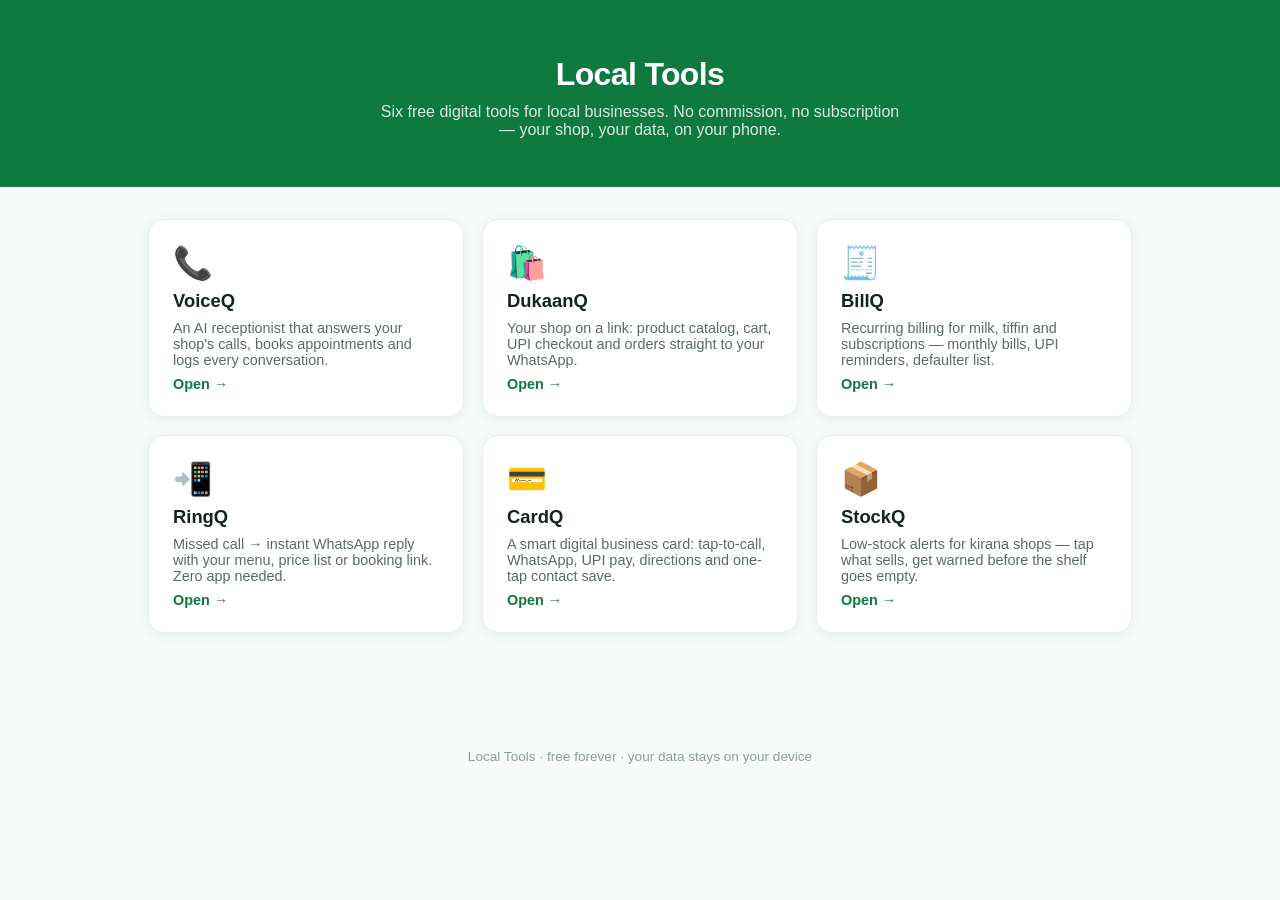
<file: index.html>
<!DOCTYPE html>
<html lang="en">
<head>
<meta charset="UTF-8">
<meta name="viewport" content="width=device-width, initial-scale=1.0">
<title>Local Tools — free digital tools for local businesses</title>
<style>
  * { margin:0; padding:0; box-sizing:border-box; }
  body { font-family:-apple-system,BlinkMacSystemFont,"Segoe UI",Roboto,sans-serif; background:#f7faf8; color:#14231b; }
  header { background:#0E7A3E; color:#fff; padding:56px 24px 48px; text-align:center; }
  header h1 { font-size:2rem; letter-spacing:-.02em; }
  header p { margin-top:10px; opacity:.85; max-width:520px; margin-left:auto; margin-right:auto; }
  .grid { display:grid; grid-template-columns:repeat(auto-fill,minmax(280px,1fr)); gap:18px; max-width:1024px; margin:32px auto; padding:0 20px 60px; }
  .card { background:#fff; border-radius:16px; padding:24px; text-decoration:none; color:inherit; box-shadow:0 2px 12px rgba(14,122,62,.08); border:1px solid #e6efe9; transition:transform .15s, box-shadow .15s; display:flex; flex-direction:column; gap:8px; }
  .card:hover { transform:translateY(-3px); box-shadow:0 8px 24px rgba(14,122,62,.14); }
  .card .icon { font-size:2rem; }
  .card h2 { font-size:1.15rem; }
  .card p { font-size:.9rem; color:#5a6b60; flex:1; }
  .card .go { color:#0E7A3E; font-weight:600; font-size:.9rem; }
  footer { text-align:center; padding:24px; color:#8aa096; font-size:.85rem; }
</style>
</head>
<body>
<header>
  <h1>Local Tools</h1>
  <p>Six free digital tools for local businesses. No commission, no subscription — your shop, your data, on your phone.</p>
</header>
<div class="grid">
  <a class="card" href="voice/">
    <div class="icon">📞</div>
    <h2>VoiceQ</h2>
    <p>An AI receptionist that answers your shop's calls, books appointments and logs every conversation.</p>
    <span class="go">Open →</span>
  </a>
  <a class="card" href="dukaan/">
    <div class="icon">🛍️</div>
    <h2>DukaanQ</h2>
    <p>Your shop on a link: product catalog, cart, UPI checkout and orders straight to your WhatsApp.</p>
    <span class="go">Open →</span>
  </a>
  <a class="card" href="bill/">
    <div class="icon">🧾</div>
    <h2>BillQ</h2>
    <p>Recurring billing for milk, tiffin and subscriptions — monthly bills, UPI reminders, defaulter list.</p>
    <span class="go">Open →</span>
  </a>
  <a class="card" href="ring/">
    <div class="icon">📲</div>
    <h2>RingQ</h2>
    <p>Missed call → instant WhatsApp reply with your menu, price list or booking link. Zero app needed.</p>
    <span class="go">Open →</span>
  </a>
  <a class="card" href="card/">
    <div class="icon">💳</div>
    <h2>CardQ</h2>
    <p>A smart digital business card: tap-to-call, WhatsApp, UPI pay, directions and one-tap contact save.</p>
    <span class="go">Open →</span>
  </a>
  <a class="card" href="stock/">
    <div class="icon">📦</div>
    <h2>StockQ</h2>
    <p>Low-stock alerts for kirana shops — tap what sells, get warned before the shelf goes empty.</p>
    <span class="go">Open →</span>
  </a>
</div>
<footer>Local Tools · free forever · your data stays on your device</footer>
</body>
</html>
</file>
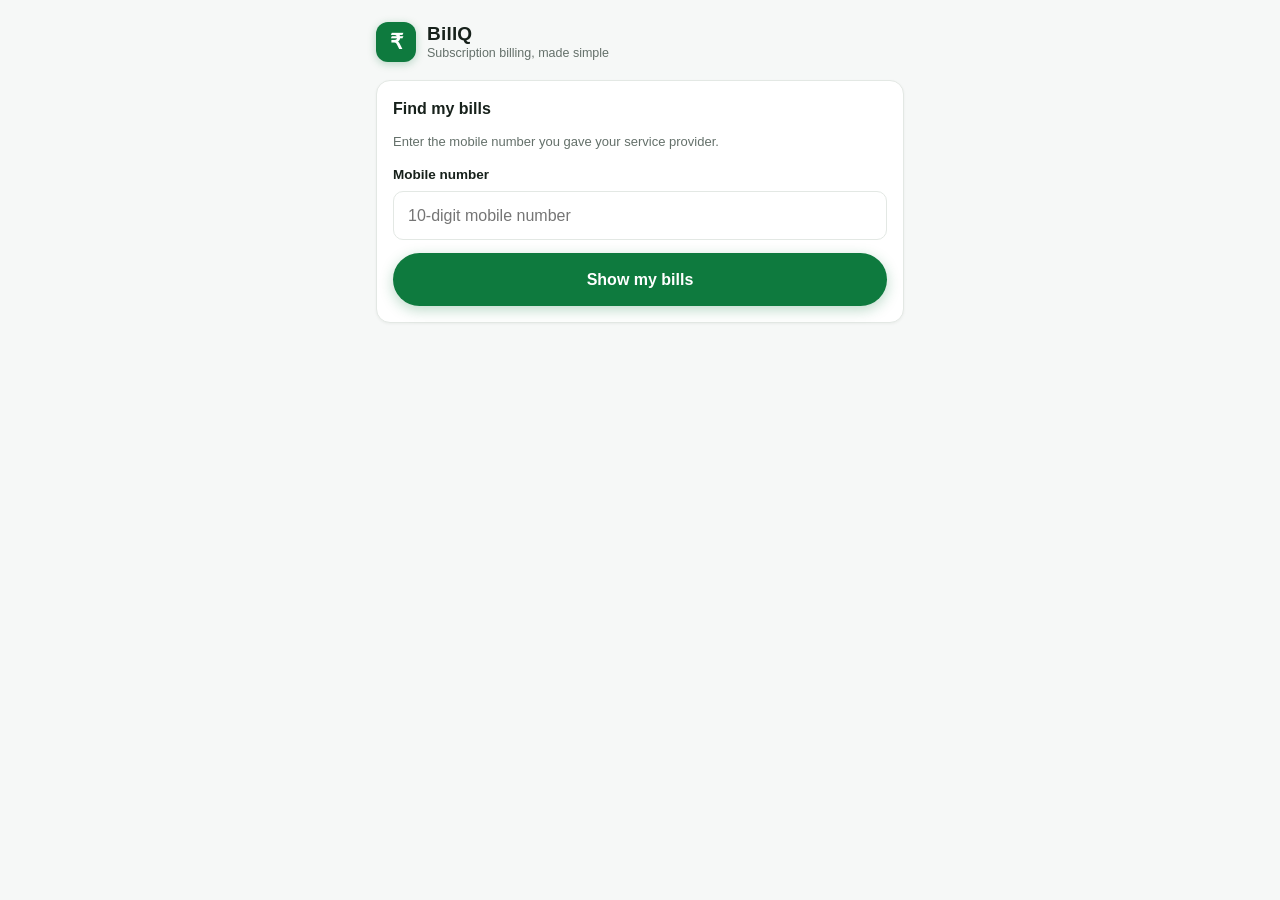
<file: bill/index.html>
<!DOCTYPE html>
<html lang="en">
<head>
  <meta charset="UTF-8" />
  <meta name="viewport" content="width=device-width, initial-scale=1.0, viewport-fit=cover" />
  <title>BillQ — Your bill</title>
  <link rel="stylesheet" href="theme.css" />
</head>
<body>
<div class="wrap">

  <header class="brand">
    <span class="brandmark">₹</span>
    <span class="brandtext"><strong>BillQ</strong><small>Subscription billing, made simple</small></span>
  </header>

  <!-- ============ BILL VIEW ============ -->
  <div id="view-bill" hidden>
    <div class="card">
      <div class="billhero">
        <div class="biz" id="bBiz">—</div>
        <div class="month" id="bMonth">—</div>
        <div class="amount"><span class="cur">₹</span><span id="bAmount">0</span></div>
        <div><span class="st unpaid" id="bStatus">Unpaid</span></div>
      </div>
      <div class="divider"></div>
      <div class="kv"><span class="k">Customer</span><span class="v" id="bCustomer">—</span></div>
      <div class="kv"><span class="k">Plan</span><span class="v" id="bPlan">—</span></div>
      <div class="kv"><span class="k">Bill ID</span><span class="v mono" id="bId">—</span></div>
      <div class="kv"><span class="k">Due date</span><span class="v" id="bDue">—</span></div>
      <div class="kv" id="rowPaid" hidden><span class="k">Paid on</span><span class="v" id="bPaidOn">—</span></div>
    </div>
    <div id="payBlock">
      <a class="btn primary" id="btnPay" href="#">Pay ₹<span id="payAmt">0</span> via UPI</a>
      <p class="muted small" style="text-align:center;margin-top:10px">
        Opens your UPI app (GPay, PhonePe, Paytm) with the amount filled in.
      </p>
    </div>
    <div class="card" id="noUpi" hidden>
      <p class="muted small" style="margin:0">The owner hasn't set up UPI payments yet. Please pay in cash or ask them for their UPI ID.</p>
    </div>
    <div class="card" id="paidNote" hidden>
      <p style="margin:0;text-align:center;font-weight:700;color:var(--ok)">✓ This bill is paid. Thank you!</p>
    </div>
  </div>

  <!-- ============ LOOKUP VIEW (no bill param) ============ -->
  <div id="view-lookup" hidden>
    <div class="card">
      <h3>Find my bills</h3>
      <p class="muted small">Enter the mobile number you gave your service provider.</p>
      <div class="field">
        <label for="inPhone">Mobile number</label>
        <input id="inPhone" inputmode="numeric" placeholder="10-digit mobile number" maxlength="13" />
      </div>
      <button class="btn primary" id="btnLookup">Show my bills</button>
    </div>
    <div id="lookupResults"></div>
  </div>

  <!-- ============ NOT FOUND ============ -->
  <div id="view-missing" hidden>
    <div class="card">
      <h3>Bill not found</h3>
      <p class="muted small">This bill link doesn't match any bill on this device. Bills live on the owner's device — ask them to resend your link.</p>
      <a class="linklike" href="index.html">Look up by mobile number →</a>
    </div>
  </div>

</div>
<script src="app.js"></script>
</body>
</html>
</file>
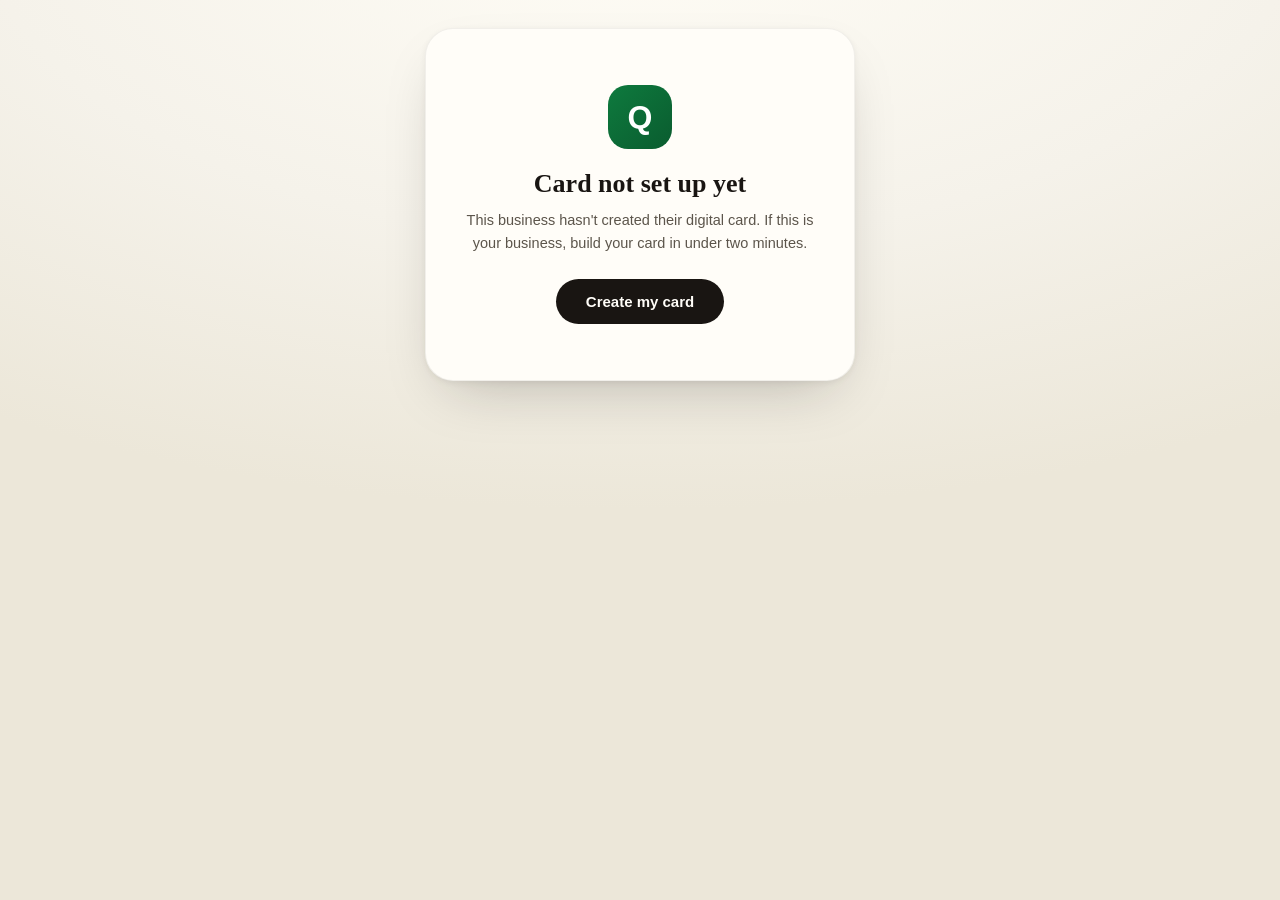
<file: card/index.html>
<!DOCTYPE html>
<html lang="en">
<head>
  <meta charset="UTF-8" />
  <meta name="viewport" content="width=device-width, initial-scale=1.0, viewport-fit=cover" />
  <meta name="theme-color" content="#f5f2ea" />
  <title>CardQ — Digital Business Card</title>
  <link rel="stylesheet" href="theme.css" />
</head>
<body>
  <main class="page narrow" id="page">
    <div id="cardMount" style="width:100%;display:flex;justify-content:center"></div>
  </main>
  <script type="module" src="app.js"></script>
</body>
</html>
</file>
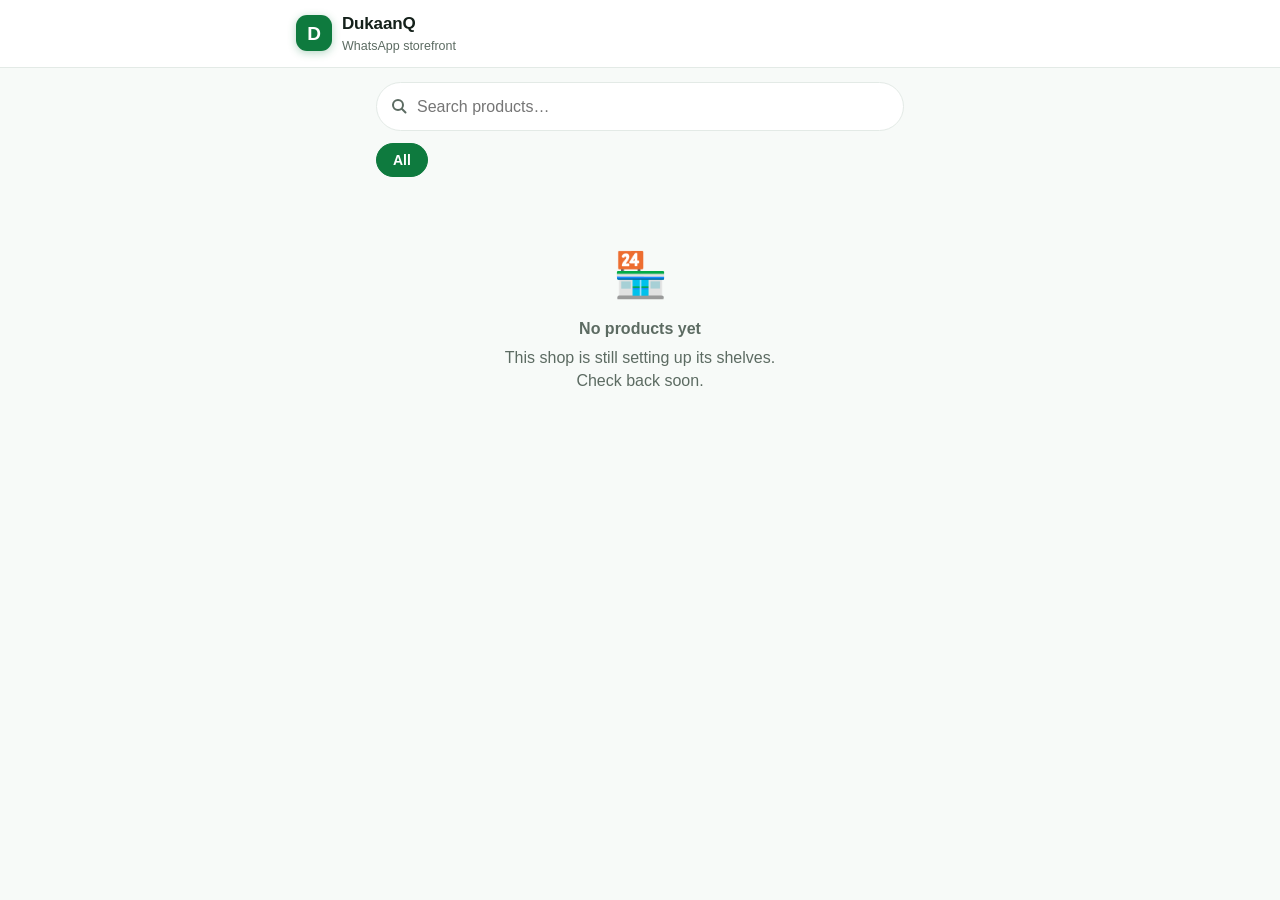
<file: dukaan/index.html>
<!DOCTYPE html>
<html lang="en">
<head>
  <meta charset="UTF-8" />
  <meta name="viewport" content="width=device-width, initial-scale=1.0, viewport-fit=cover" />
  <title>DukaanQ — WhatsApp storefront</title>
  <link rel="stylesheet" href="theme.css" />
</head>
<body>
  <header class="top">
    <div class="in">
      <div class="brand">
        <span class="brandmark">D</span>
        <span class="brandtext"><strong id="shopName">DukaanQ</strong><small id="shopSub">WhatsApp storefront</small></span>
      </div>
      <div class="topactions">
        <button class="btn ghost small" id="btnCartTop" hidden>🛒 <span id="cartCountTop">0</span></button>
      </div>
    </div>
  </header>

  <div class="wrap">
    <div class="searchbar"><input id="inSearch" type="search" placeholder="Search products…" aria-label="Search products" /></div>
    <div class="chips" id="catChips"></div>
    <div class="grid" id="grid"></div>
    <div class="empty" id="emptyState" hidden>
      <div class="big">🏪</div>
      <strong>No products yet</strong>
      <p style="margin:6px 0 0">This shop is still setting up its shelves.<br />Check back soon.</p>
    </div>
  </div>

  <button class="fab" id="btnCart" hidden>🛒 Cart <span class="n" id="cartCount">0</span></button>

  <!-- cart + checkout drawer -->
  <div class="scrim" id="scrim" hidden></div>
  <div class="drawer" id="drawer" hidden role="dialog" aria-label="Cart">
    <div class="hd"><strong>Your cart</strong><button class="xbtn" id="btnCloseDrawer" aria-label="Close">✕</button></div>
    <div class="bd">
      <div id="cartItems"></div>
      <div class="totrow"><span>Total</span><span class="t" id="cartTotal">₹0</span></div>
      <div class="secttl">Delivery details</div>
      <div class="field" data-f="name"><label for="inName">Your name</label><input id="inName" autocomplete="name" placeholder="Full name" /></div>
      <div class="field" data-f="phone"><label for="inPhone">Phone</label><input id="inPhone" inputmode="tel" autocomplete="tel" placeholder="10-digit mobile number" /></div>
      <div class="field" data-f="address"><label for="inAddr">Delivery address</label><textarea id="inAddr" placeholder="House no, street, area, landmark"></textarea></div>
      <button class="btn primary" id="btnPlace">Place order</button>
      <p class="meta" style="margin-top:10px">Pay on UPI after placing the order, then send it on WhatsApp so the shop can confirm.</p>
    </div>
  </div>

  <!-- order confirmation -->
  <div class="drawer" id="doneSheet" hidden role="dialog" aria-label="Order placed">
    <div class="hd"><strong>Order placed</strong><button class="xbtn" id="btnCloseDone" aria-label="Close">✕</button></div>
    <div class="bd">
      <div class="donehero">
        <div class="tick">✅</div>
        <h2>Thanks, <span id="doneName">friend</span>!</h2>
        <p>Your order <strong id="doneId"></strong> is with the shop.<br />Complete these two steps:</p>
      </div>
      <div class="ordbox" id="doneBox"></div>
      <div class="paystack">
        <a class="btn primary" id="btnPay" href="#">💳 Pay now on UPI</a>
        <a class="btn wa" id="btnWA" href="#" target="_blank" rel="noopener">💬 Send order on WhatsApp</a>
        <button class="btn ghost" id="btnShopMore">Continue shopping</button>
      </div>
    </div>
  </div>

  <div class="toast" id="toast"></div>
  <script src="app.js"></script>
</body>
</html>
</file>
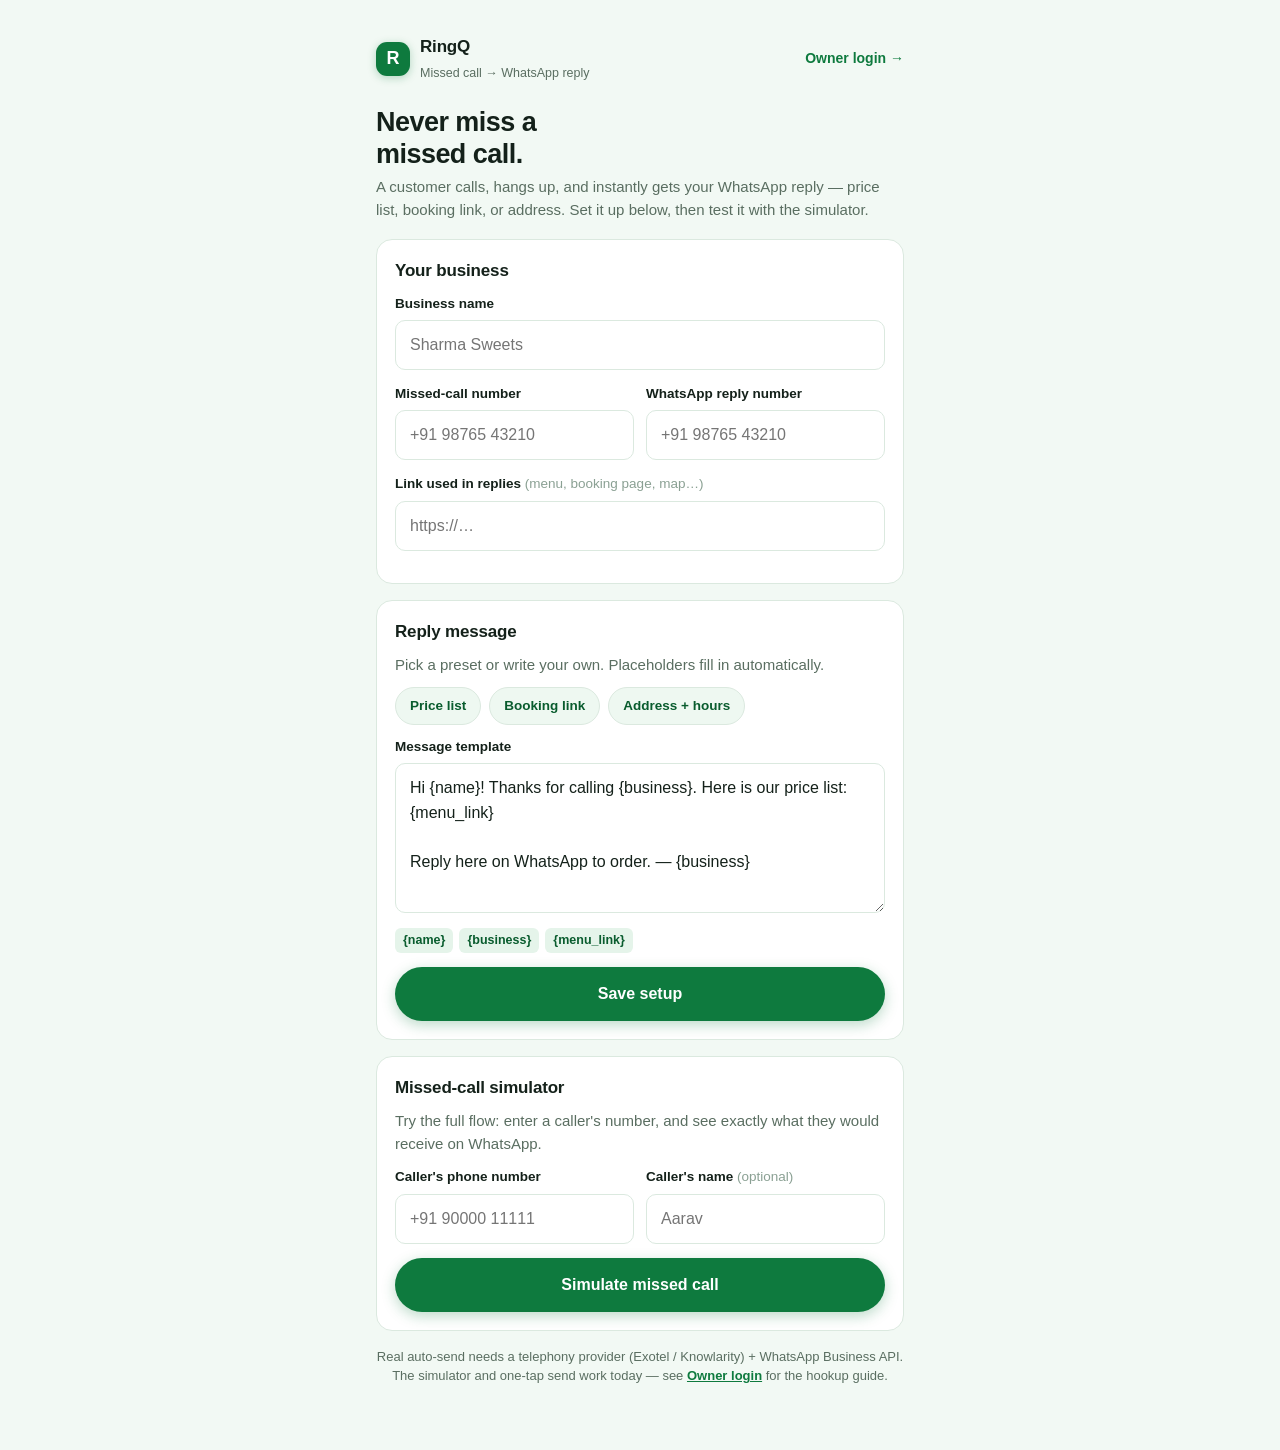
<file: ring/index.html>
<!DOCTYPE html>
<html lang="en">
<head>
  <meta charset="UTF-8" />
  <meta name="viewport" content="width=device-width, initial-scale=1.0, viewport-fit=cover" />
  <title>RingQ — missed-call → WhatsApp</title>
  <link rel="stylesheet" href="theme.css" />
</head>
<body>
  <div class="wrap">
    <header class="top">
      <div class="brand">
        <span class="brandmark">R</span>
        <span class="brandtext"><strong>RingQ</strong><small>Missed call → WhatsApp reply</small></span>
      </div>
      <a class="toplink" href="admin.html">Owner login →</a>
    </header>

    <h1 class="page">Never miss a<br />missed call.</h1>
    <p class="sub">A customer calls, hangs up, and instantly gets your WhatsApp reply —
      price list, booking link, or address. Set it up below, then test it with the simulator.</p>

    <!-- ============ 1. BUSINESS CONFIG ============ -->
    <section class="card" id="sec-config">
      <h2 class="sec">Your business</h2>
      <div class="field" data-f="business">
        <label for="inBusiness">Business name</label>
        <input id="inBusiness" type="text" placeholder="Sharma Sweets" autocomplete="organization" />
        <div class="err">Please enter your business name.</div>
      </div>
      <div class="row2">
        <div class="field" data-f="missed">
          <label for="inMissed">Missed-call number</label>
          <input id="inMissed" type="tel" inputmode="tel" placeholder="+91 98765 43210" />
          <div class="err">Enter the number that receives missed calls.</div>
        </div>
        <div class="field" data-f="wa">
          <label for="inWa">WhatsApp reply number</label>
          <input id="inWa" type="tel" inputmode="tel" placeholder="+91 98765 43210" />
          <div class="err">Enter the WhatsApp number replies go from.</div>
        </div>
      </div>
      <div class="field">
        <label for="inLink">Link used in replies <span style="color:var(--faint);font-weight:400">(menu, booking page, map…)</span></label>
        <input id="inLink" type="url" inputmode="url" placeholder="https://…" />
      </div>
    </section>

    <!-- ============ 2. REPLY TEMPLATE ============ -->
    <section class="card" id="sec-template">
      <h2 class="sec">Reply message</h2>
      <p class="sub" style="margin-bottom:10px">Pick a preset or write your own. Placeholders fill in automatically.</p>
      <div class="presets" id="presets"></div>
      <div class="field">
        <label for="inTemplate">Message template</label>
        <textarea id="inTemplate" rows="5"></textarea>
        <div class="phchips">
          <span class="phchip">{name}</span>
          <span class="phchip">{business}</span>
          <span class="phchip">{menu_link}</span>
        </div>
      </div>
      <button class="btn primary" id="btnSave">Save setup</button>
      <p class="hint" id="saveHint" hidden>Saved on this device. The dashboard reads the same setup.</p>
    </section>

    <!-- ============ 3. MISSED-CALL SIMULATOR ============ -->
    <section class="card" id="sec-sim">
      <h2 class="sec">Missed-call simulator</h2>
      <p class="sub" style="margin-bottom:12px">Try the full flow: enter a caller's number, and see exactly
        what they would receive on WhatsApp.</p>
      <div class="row2">
        <div class="field" data-f="caller">
          <label for="inCaller">Caller's phone number</label>
          <input id="inCaller" type="tel" inputmode="tel" placeholder="+91 90000 11111" />
          <div class="err">Enter a valid phone number (10+ digits).</div>
        </div>
        <div class="field">
          <label for="inCallerName">Caller's name <span style="color:var(--faint);font-weight:400">(optional)</span></label>
          <input id="inCallerName" type="text" placeholder="Aarav" />
        </div>
      </div>
      <button class="btn primary" id="btnSim">Simulate missed call</button>

      <div id="simResult" hidden>
        <div class="wa-preview">
          <div class="wa-label">WHATSAPP · WHAT THE CUSTOMER SEES</div>
          <div class="wa-bubble" id="waBubble"></div>
          <div class="wa-time" id="waTime"></div>
        </div>
        <div style="height:12px"></div>
        <a class="btn wa" id="waLink" href="#" target="_blank" rel="noopener">Open in WhatsApp to send</a>
        <p class="hint">Opens WhatsApp with this exact message addressed to the caller —
          one tap on send and it's delivered for real.</p>
        <button class="btn ghost small" id="btnMarkSent" style="margin-top:10px">I sent it — mark as sent</button>
      </div>
    </section>

    <p class="hint" style="text-align:center">Real auto-send needs a telephony provider (Exotel / Knowlarity)
      + WhatsApp Business API. The simulator and one-tap send work today —
      see <a href="admin.html" style="color:var(--brand);font-weight:700">Owner login</a> for the hookup guide.</p>
  </div>

  <div class="toast" id="toast"></div>
  <script src="app.js"></script>
</body>
</html>
</file>
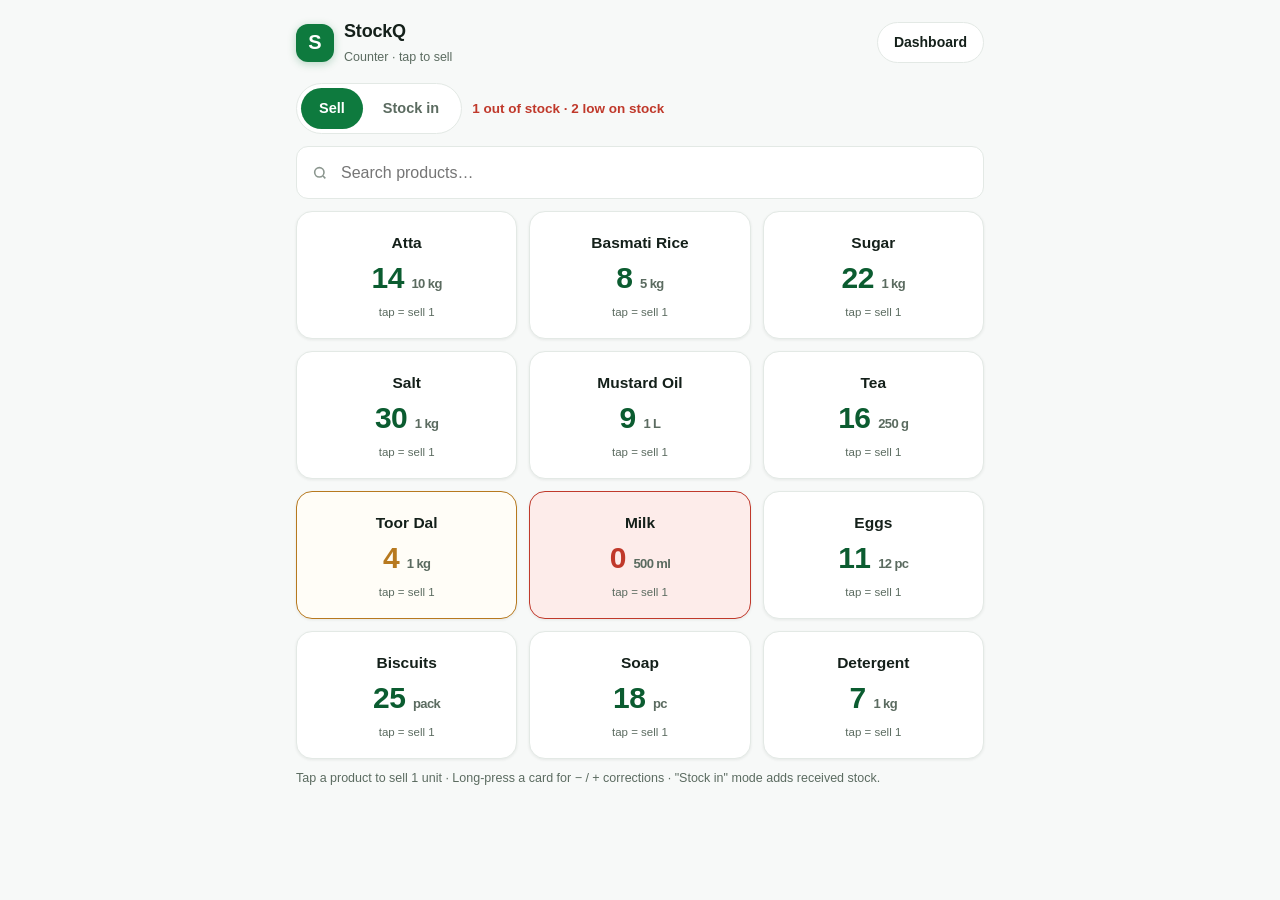
<file: stock/index.html>
<!DOCTYPE html>
<html lang="en">
<head>
  <meta charset="UTF-8" />
  <meta name="viewport" content="width=device-width, initial-scale=1.0, viewport-fit=cover" />
  <title>StockQ — Counter</title>
  <link rel="stylesheet" href="theme.css" />
</head>
<body>
  <div class="wrap">
    <header class="top">
      <div class="brand">
        <span class="brandmark">S</span>
        <span class="brandtext"><strong>StockQ</strong><small>Counter · tap to sell</small></span>
      </div>
      <div class="topactions">
        <a class="btn ghost small" href="admin.html">Dashboard</a>
      </div>
    </header>

    <div style="display:flex;gap:10px;align-items:center;margin-top:10px;flex-wrap:wrap">
      <div class="seg" role="tablist" aria-label="Counter mode">
        <button id="modeSell" class="on" role="tab" aria-selected="true">Sell</button>
        <button id="modeIn" role="tab" aria-selected="false">Stock in</button>
      </div>
      <span id="alertStrip" style="font-size:13.5px;color:var(--muted);font-weight:600"></span>
    </div>

    <div class="searchbar">
      <input id="q" type="search" placeholder="Search products…" autocomplete="off" aria-label="Search products" />
    </div>

    <div class="grid" id="grid"></div>
    <div class="empty" id="empty" hidden>No products match. Add them in the dashboard.</div>

    <p class="kbd-hint">Tap a product to sell 1 unit · Long-press a card for − / + corrections · "Stock in" mode adds received stock.</p>
  </div>

  <div class="pop-veil" id="popVeil" hidden>
    <div class="pop" role="dialog" aria-modal="true" aria-label="Adjust stock">
      <h3 id="popName">Product</h3>
      <div class="cur" id="popCur">Current stock</div>
      <div class="stepper">
        <button class="neg" id="popMinus" aria-label="Decrease stock">−</button>
        <div class="val" id="popVal">0</div>
        <button id="popPlus" aria-label="Increase stock">+</button>
      </div>
      <button class="btn primary" id="popClose">Done</button>
    </div>
  </div>

  <div class="toast" id="toast"></div>
  <script src="app.js"></script>
</body>
</html>
</file>
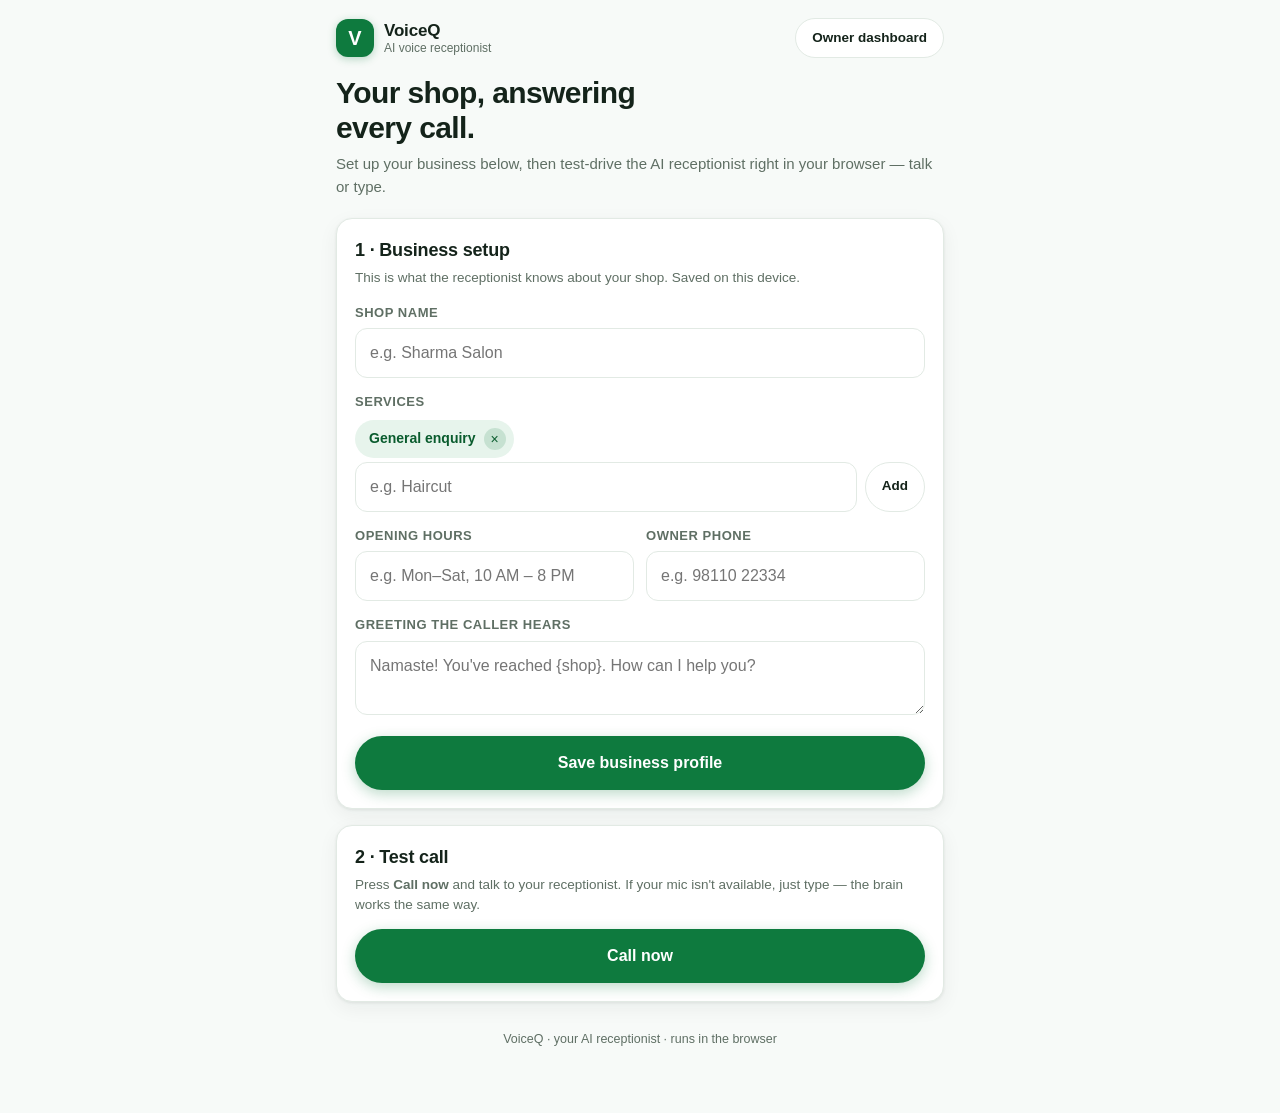
<file: voice/index.html>
<!DOCTYPE html>
<html lang="en">
<head>
  <meta charset="UTF-8" />
  <meta name="viewport" content="width=device-width, initial-scale=1.0, viewport-fit=cover" />
  <title>VoiceQ — AI voice receptionist for your shop</title>
  <link rel="stylesheet" href="theme.css" />
</head>
<body>
<div class="wrap">
  <header class="top">
    <div class="brand">
      <span class="brandmark">V</span>
      <span class="brandtext"><strong>VoiceQ</strong><small>AI voice receptionist</small></span>
    </div>
    <a class="btn ghost small" href="admin.html">Owner dashboard</a>
  </header>

  <h1 class="page">Your shop, answering<br />every call.</h1>
  <p class="sub">Set up your business below, then test-drive the AI receptionist right in your browser — talk or type.</p>

  <!-- ============ 1 · BUSINESS SETUP ============ -->
  <section class="card" id="setupCard">
    <h2>1 · Business setup</h2>
    <p class="hint">This is what the receptionist knows about your shop. Saved on this device.</p>

    <div class="field">
      <label for="inShop">Shop name</label>
      <input type="text" id="inShop" placeholder="e.g. Sharma Salon" autocomplete="off" />
    </div>

    <div class="field">
      <label>Services</label>
      <div class="svc-list" id="svcList"></div>
      <div class="svc-add">
        <input type="text" id="inSvc" placeholder="e.g. Haircut" autocomplete="off" />
        <button class="btn ghost small" id="btnAddSvc" type="button">Add</button>
      </div>
    </div>

    <div class="row2">
      <div class="field">
        <label for="inHours">Opening hours</label>
        <input type="text" id="inHours" placeholder="e.g. Mon–Sat, 10 AM – 8 PM" autocomplete="off" />
      </div>
      <div class="field">
        <label for="inPhone">Owner phone</label>
        <input type="tel" id="inPhone" placeholder="e.g. 98110 22334" autocomplete="off" />
      </div>
    </div>

    <div class="field">
      <label for="inGreeting">Greeting the caller hears</label>
      <textarea id="inGreeting" placeholder="Namaste! You've reached {shop}. How can I help you?"></textarea>
    </div>

    <button class="btn primary" id="btnSave">Save business profile</button>
  </section>

  <!-- ============ 2 · TEST CALL ============ -->
  <section class="card" id="callCard">
    <h2>2 · Test call</h2>
    <p class="hint">Press <strong>Call now</strong> and talk to your receptionist. If your mic isn't available, just type — the brain works the same way.</p>

    <button class="btn primary" id="btnCall">Call now</button>

    <div id="callPanel" hidden>
      <div style="height:14px"></div>
      <div class="call-status idle" id="callStatus"><span class="dot"></span><span id="callStatusText">Ready</span></div>
      <div class="transcript" id="transcript" aria-live="polite"></div>
      <div class="call-controls">
        <input type="text" id="inSay" placeholder="Type what you'd say…" autocomplete="off" />
        <button class="btn ghost small" id="btnMic" type="button" title="Talk with your mic">Mic</button>
        <button class="btn primary small" id="btnSend" type="button" style="width:auto">Send</button>
      </div>
      <p class="mic-note" id="micNote" hidden>Mic not available in this browser — typing works the same.</p>
      <div class="btn-row" style="margin-top:12px">
        <button class="btn danger" id="btnEndCall" type="button">End call</button>
        <button class="btn ghost small" id="btnMute" type="button" aria-pressed="true">Sound on</button>
      </div>
      <div class="call-summary" id="callSummary" hidden></div>
    </div>
  </section>

  <footer class="foot">VoiceQ · your AI receptionist · runs in the browser</footer>
</div>

<div class="toast" id="toast"></div>
<script type="module" src="app.js"></script>
<script>
  setTimeout(function () {
    if (window.__vqBoot) return;
    var t = document.getElementById("toast");
    t.textContent = "Preview tip: serve this folder over HTTP (run: python3 -m http.server) — it does not run from file://.";
    t.classList.add("show");
  }, 2500);
</script>
</body>
</html>
</file>
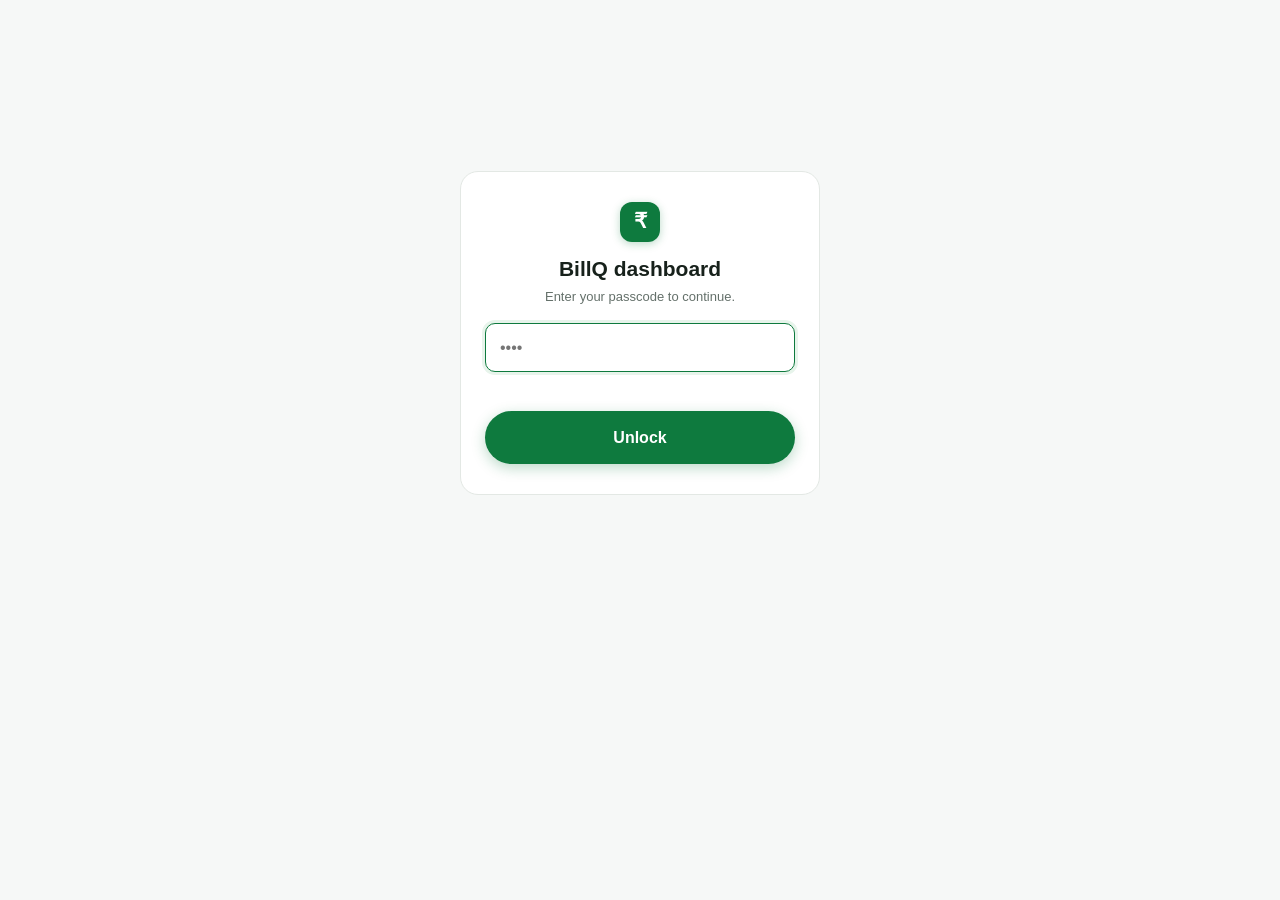
<file: bill/admin.html>
<!DOCTYPE html>
<html lang="en">
<head>
  <meta charset="UTF-8" />
  <meta name="viewport" content="width=device-width, initial-scale=1.0, viewport-fit=cover" />
  <title>BillQ — Owner Dashboard</title>
  <link rel="stylesheet" href="theme.css" />
</head>
<body>

<!-- ============ PASSCODE LOCK ============ -->
<div class="wrap" id="view-lock" hidden>
  <div class="lockwrap">
    <div class="lock">
      <span class="brandmark">₹</span>
      <h1>BillQ dashboard</h1>
      <p class="muted small" style="margin:0 0 16px">Enter your passcode to continue.</p>
      <div class="field" style="text-align:left">
        <input type="password" id="inPass" inputmode="numeric" autocomplete="off" placeholder="••••" aria-label="Passcode" />
      </div>
      <div class="err" id="passErr" style="color:var(--bad);font-size:13.5px;min-height:20px;margin:0 0 6px"></div>
      <button class="btn primary" id="btnUnlock">Unlock</button>
    </div>
  </div>
</div>

<!-- ============ DASHBOARD ============ -->
<div class="wrap wide" id="view-dash" hidden>
  <div class="topbar">
    <div class="brand">
      <span class="brandmark">₹</span>
      <span class="brandtext"><strong>BillQ</strong><small id="bizLine">Owner dashboard</small></span>
    </div>
    <button class="btn ghost small" id="btnLock">Lock</button>
  </div>

  <div class="stats">
    <div class="stat"><div class="n" id="stCollected">₹0</div><div class="l">Collected</div></div>
    <div class="stat hot"><div class="n" id="stPending">₹0</div><div class="l">Pending</div></div>
    <div class="stat"><div class="n" id="stDefaulters">0</div><div class="l">Defaulters</div></div>
  </div>

  <div class="card">
    <div class="row" style="margin-bottom:10px">
      <h3 style="margin:0">Bills</h3>
      <input type="month" id="selMonth" aria-label="Month" style="font:inherit;font-size:14px;padding:8px 10px;border:1.5px solid var(--line);border-radius:10px" />
    </div>
    <div class="btnrow" style="margin-top:0">
      <button class="btn primary" id="btnGenerate" style="width:auto;flex:1">Generate this month's bills</button>
    </div>
  </div>

  <div class="tabs" role="tablist">
    <button role="tab" data-tab="bills" aria-selected="true">Bills<span class="c" id="cBills"></span></button>
    <button role="tab" data-tab="defaulters" aria-selected="false">Defaulters<span class="c" id="cDef"></span></button>
    <button role="tab" data-tab="customers" aria-selected="false">Customers<span class="c" id="cCust"></span></button>
    <button role="tab" data-tab="settings" aria-selected="false">Settings</button>
  </div>

  <div id="tab-bills"></div>
  <div id="tab-defaulters" hidden></div>
  <div id="tab-customers" hidden></div>
  <div id="tab-settings" hidden></div>
</div>

<div class="toast" id="toast"></div>
<script src="admin.js"></script>
</body>
</html>
</file>
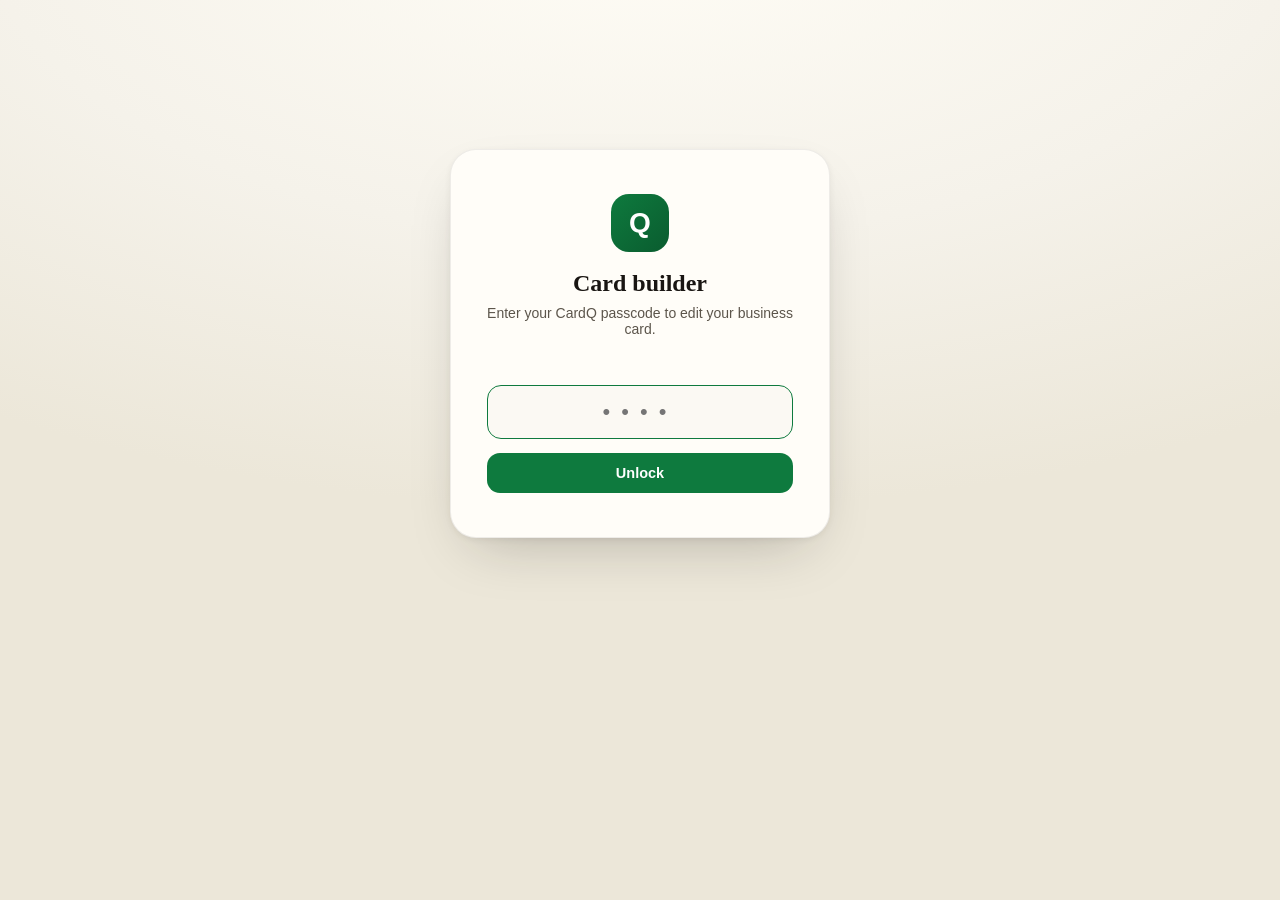
<file: card/admin.html>
<!DOCTYPE html>
<html lang="en">
<head>
  <meta charset="UTF-8" />
  <meta name="viewport" content="width=device-width, initial-scale=1.0, viewport-fit=cover" />
  <meta name="theme-color" content="#f5f2ea" />
  <title>CardQ — Card Builder</title>
  <link rel="stylesheet" href="theme.css" />
</head>
<body>

  <!-- ============ PASSCODE LOCK ============ -->
  <div class="page" id="view-lock" hidden>
    <div class="lockwrap">
      <div class="lock">
        <div class="mark">Q</div>
        <h1>Card builder</h1>
        <p>Enter your CardQ passcode to edit your business card.</p>
        <div class="err" id="passErr"></div>
        <input type="password" id="inPass" inputmode="numeric" autocomplete="off" placeholder="••••" aria-label="Passcode" />
        <button class="btn accent" id="btnUnlock">Unlock</button>
      </div>
    </div>
  </div>

  <!-- ============ BUILDER ============ -->
  <div class="page" id="view-builder" hidden>
    <header class="adm-head">
      <div class="mark">Q</div>
      <div>
        <h1>Card builder</h1>
        <p>Everything saves automatically as you type.</p>
      </div>
      <div class="sp"></div>
      <span class="saved-flag" id="savedFlag">Saved ✓</span>
    </header>

    <div class="adm-grid">
      <div>
        <section class="panel" style="margin-bottom:20px">
          <h2>Business</h2>
          <p class="sub">The basics people see first.</p>
          <div class="f">
            <label for="fBiz">Business name</label>
            <input type="text" id="fBiz" placeholder="e.g. Sharma Sweets" autocomplete="off" />
          </div>
          <div class="frow">
            <div class="f">
              <label for="fOwner">Owner name</label>
              <input type="text" id="fOwner" placeholder="e.g. Ramesh Sharma" autocomplete="off" />
            </div>
            <div class="f">
              <label for="fTag">Tagline</label>
              <input type="text" id="fTag" placeholder="e.g. Fresh mithai since 1987" autocomplete="off" />
            </div>
          </div>
          <div class="f">
            <label>Photo / logo</label>
            <div class="photo-pick">
              <img class="pv" id="photoPrev" alt="Business photo preview" hidden />
              <div class="pv ph" id="photoPh" aria-hidden="true">
                <svg viewBox="0 0 24 24" width="26" height="26" fill="none" stroke="currentColor" stroke-width="2" stroke-linecap="round" stroke-linejoin="round"><path d="M23 19a2 2 0 0 1-2 2H3a2 2 0 0 1-2-2V8a2 2 0 0 1 2-2h4l2-3h6l2 3h4a2 2 0 0 1 2 2z"/><circle cx="12" cy="13" r="4"/></svg>
              </div>
              <div>
                <label class="btn ghost" for="fPhoto" style="cursor:pointer;display:inline-block">Upload photo</label>
                <input type="file" id="fPhoto" accept="image/*" hidden />
                <button class="btn ghost" id="btnPhotoRemove" type="button" style="margin-left:8px">Remove</button>
                <div class="hint">Square works best. Resized automatically.</div>
              </div>
            </div>
          </div>
          <div class="f">
            <label>Card colour</label>
            <div class="swatches" id="swatches"></div>
          </div>
        </section>

        <section class="panel" style="margin-bottom:20px">
          <h2>Contact &amp; payments</h2>
          <p class="sub">Tap-to-call, WhatsApp and UPI buttons on the card.</p>
          <div class="frow">
            <div class="f">
              <label for="fPhone">Phone (tap-to-call)</label>
              <input type="tel" id="fPhone" placeholder="e.g. 98765 43210" autocomplete="off" />
            </div>
            <div class="f">
              <label for="fWa">WhatsApp number</label>
              <input type="tel" id="fWa" placeholder="e.g. 98765 43210" autocomplete="off" />
              <div class="hint">Opens a chat when tapped. Can be the same as phone.</div>
            </div>
          </div>
          <div class="f">
            <label for="fUpi">UPI ID</label>
            <input type="text" id="fUpi" placeholder="e.g. sharmasweets@upi" autocomplete="off" />
            <div class="hint">Shows a Pay button that opens the customer's UPI app.</div>
          </div>
        </section>

        <section class="panel" style="margin-bottom:20px">
          <h2>Visit us</h2>
          <p class="sub">Address, map link and working hours.</p>
          <div class="f">
            <label for="fAddr">Address</label>
            <textarea id="fAddr" placeholder="Shop 12, Main Market, Greater Noida"></textarea>
          </div>
          <div class="f">
            <label for="fMaps">Google Maps link (optional)</label>
            <input type="url" id="fMaps" placeholder="Paste your Maps share link" autocomplete="off" />
            <div class="hint">Leave blank to search your address on Maps automatically.</div>
          </div>
          <div class="f">
            <label for="fHours">Working hours</label>
            <input type="text" id="fHours" placeholder="e.g. Mon–Sat, 9am–9pm" autocomplete="off" />
          </div>
        </section>

        <section class="panel" style="margin-bottom:20px">
          <h2>Services</h2>
          <p class="sub">What you offer — shown as chips on the card.</p>
          <div class="svc-list" id="svcList"></div>
          <div class="svc-add">
            <input type="text" id="fSvcNew" placeholder="e.g. Kaju Katli" autocomplete="off" />
            <button class="btn accent" id="btnSvcAdd" type="button">Add</button>
          </div>
        </section>

        <section class="panel">
          <h2>Share &amp; security</h2>
          <p class="sub">Your public card link, and the passcode that protects this builder.</p>
          <div class="linkbtns">
            <button class="btn accent" id="btnCopyLink" type="button">Copy card link</button>
            <a class="btn ghost" id="linkView" href="index.html" target="_blank" rel="noopener" style="text-decoration:none;display:inline-block">View card</a>
          </div>
          <div class="passbox">
            <div class="f">
              <label for="fCur">Current passcode</label>
              <input type="password" id="fCur" inputmode="numeric" autocomplete="off" placeholder="••••" />
            </div>
            <div class="frow">
              <div class="f">
                <label for="fNew">New passcode</label>
                <input type="password" id="fNew" inputmode="numeric" autocomplete="off" placeholder="Min 4 characters" />
              </div>
              <div class="f">
                <label for="fNew2">Confirm new passcode</label>
                <input type="password" id="fNew2" inputmode="numeric" autocomplete="off" placeholder="Repeat it" />
              </div>
            </div>
            <button class="btn" id="btnChangePass" type="button">Change passcode</button>
          </div>
        </section>
      </div>

      <div class="preview-wrap">
        <div class="preview-frame">
          <div id="previewMount"></div>
        </div>
        <p class="preview-cap">Live preview</p>
      </div>
    </div>
  </div>

  <script type="module" src="admin.js"></script>
</body>
</html>
</file>
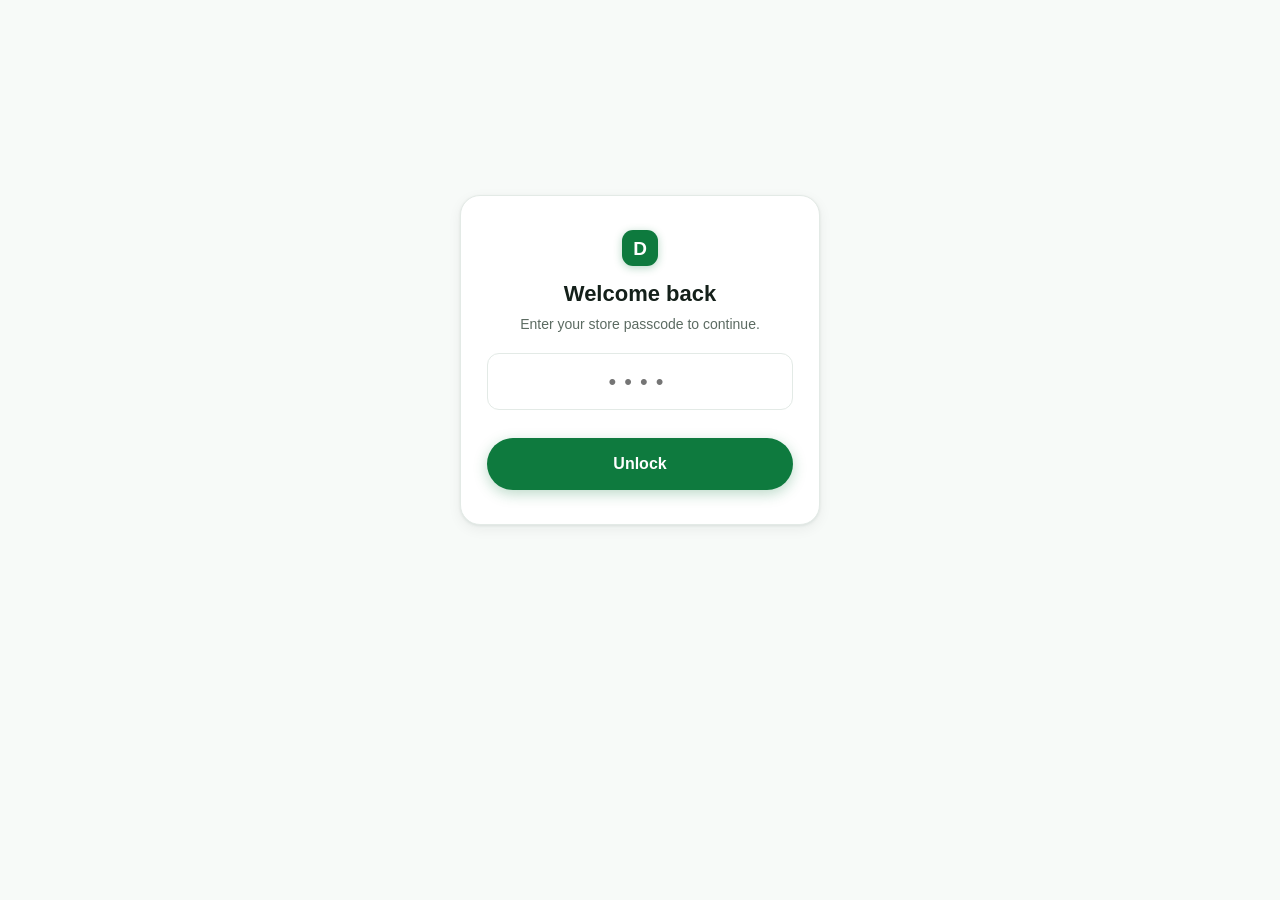
<file: dukaan/admin.html>
<!DOCTYPE html>
<html lang="en">
<head>
  <meta charset="UTF-8" />
  <meta name="viewport" content="width=device-width, initial-scale=1.0, viewport-fit=cover" />
  <title>DukaanQ — Owner dashboard</title>
  <link rel="stylesheet" href="theme.css" />
</head>
<body>
  <!-- passcode lock -->
  <div class="wrap" id="view-lock">
    <div class="lockwrap">
      <div class="lock">
        <span class="brandmark">D</span>
        <h1>Welcome back</h1>
        <p>Enter your store passcode to continue.</p>
        <div class="field"><input type="password" id="inPass" inputmode="numeric" autocomplete="off" placeholder="••••" aria-label="Passcode" /></div>
        <div class="err" id="passErr">Wrong passcode. Try again.</div>
        <div style="height:14px"></div>
        <button class="btn primary" id="btnUnlock">Unlock</button>
      </div>
    </div>
  </div>

  <!-- dashboard -->
  <div id="view-dash" hidden>
    <header class="top">
      <div class="in">
        <div class="brand">
          <span class="brandmark">D</span>
          <span class="brandtext"><strong id="dashShop">DukaanQ</strong><small>Owner dashboard</small></span>
        </div>
        <div class="topactions">
          <a class="btn ghost small" href="index.html" target="_blank" rel="noopener">View store</a>
          <button class="btn ghost small" id="btnPasscode">Passcode</button>
        </div>
      </div>
    </header>

    <div class="wrap wide">
      <div class="stats">
        <div class="stat"><div class="n" id="stOrders">0</div><div class="l">Orders today</div></div>
        <div class="stat"><div class="n" id="stRevenue">₹0</div><div class="l">Revenue today</div></div>
        <div class="stat"><div class="n" id="stPending">0</div><div class="l">Pending</div></div>
      </div>

      <div class="tabs" role="tablist">
        <button role="tab" data-tab="orders" aria-selected="true">Orders</button>
        <button role="tab" data-tab="products" aria-selected="false">Products</button>
        <button role="tab" data-tab="setup" aria-selected="false">Setup</button>
      </div>

      <!-- orders -->
      <div id="tab-orders">
        <div id="orderList"></div>
        <div class="empty" id="noOrders" hidden><div class="big">📦</div><strong>No orders yet</strong><p style="margin:6px 0 0">Share your store link and orders will land here.</p></div>
      </div>

      <!-- products -->
      <div id="tab-products" hidden>
        <button class="btn primary" id="btnNewProduct" style="max-width:320px;margin-bottom:14px">+ Add product</button>
        <div id="productList"></div>
        <div class="card" id="productForm" hidden>
          <div class="secttl" style="margin-top:0" id="pfTitle">Add product</div>
          <div class="photobox">
            <img id="pfPreview" alt="Product photo preview" />
            <div>
              <input type="file" id="pfPhoto" accept="image/*" aria-label="Product photo" />
              <div class="hint">Photo is resized to fit under ~500KB.</div>
            </div>
          </div>
          <div class="field" data-f="pname"><label for="pfName">Product name</label><input id="pfName" placeholder="e.g. Cotton kurti" /></div>
          <div class="field" data-f="pprice"><label for="pfPrice">Price (₹)</label><input id="pfPrice" inputmode="decimal" placeholder="e.g. 499" /></div>
          <div class="field"><label for="pfCat">Category</label><input id="pfCat" placeholder="e.g. Clothing (optional)" /></div>
          <div style="display:flex;gap:10px">
            <button class="btn primary" id="btnSaveProduct" style="flex:1">Save</button>
            <button class="btn ghost" id="btnCancelProduct">Cancel</button>
          </div>
        </div>
      </div>

      <!-- setup -->
      <div id="tab-setup" hidden>
        <div class="card">
          <div class="secttl" style="margin-top:0">Store details</div>
          <div class="field"><label for="sShop">Shop name</label><input id="sShop" placeholder="e.g. Sharma General Store" /></div>
          <div class="field"><label for="sWA">Owner WhatsApp number</label><input id="sWA" inputmode="tel" placeholder="10-digit mobile number" /><div class="hint">Orders are sent here on WhatsApp.</div></div>
          <div class="field"><label for="sUPI">UPI ID</label><input id="sUPI" placeholder="e.g. shopname@upi" /><div class="hint">Customers pay to this UPI ID.</div></div>
          <button class="btn primary" id="btnSaveSetup">Save details</button>
        </div>
        <div class="card">
          <div class="secttl" style="margin-top:0">Change passcode</div>
          <div class="field"><label for="pcCur">Current passcode</label><input type="password" id="pcCur" inputmode="numeric" autocomplete="off" /></div>
          <div class="field"><label for="pcNew">New passcode</label><input type="password" id="pcNew" inputmode="numeric" autocomplete="off" placeholder="Min 4 characters" /></div>
          <div class="field"><label for="pcNew2">Confirm new passcode</label><input type="password" id="pcNew2" inputmode="numeric" autocomplete="off" /></div>
          <div class="err" id="pcErr"></div>
          <button class="btn primary" id="btnChangePass">Change passcode</button>
        </div>
      </div>
    </div>
  </div>

  <div class="toast" id="toast"></div>
  <script src="admin.js"></script>
</body>
</html>
</file>
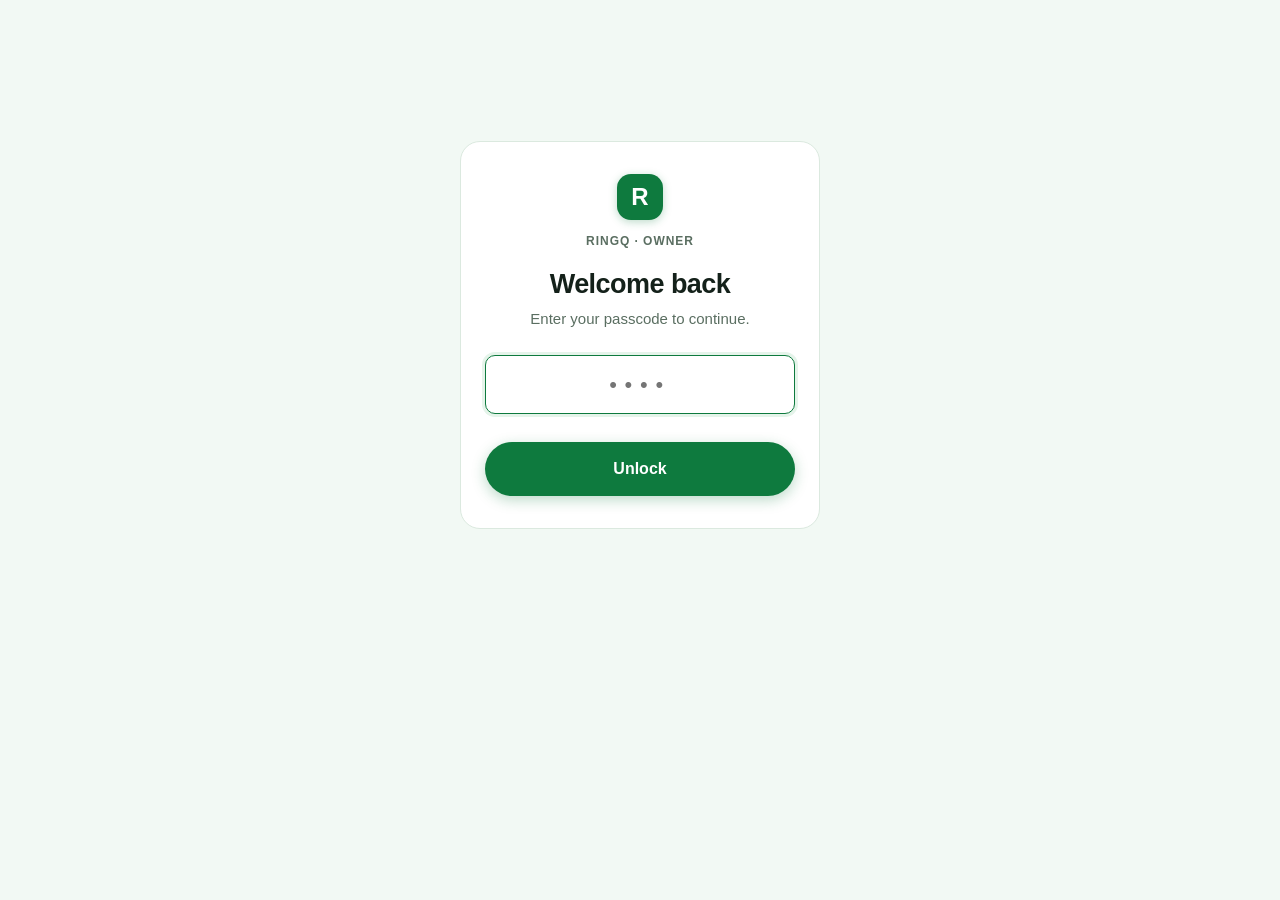
<file: ring/admin.html>
<!DOCTYPE html>
<html lang="en">
<head>
  <meta charset="UTF-8" />
  <meta name="viewport" content="width=device-width, initial-scale=1.0, viewport-fit=cover" />
  <title>RingQ — owner dashboard</title>
  <link rel="stylesheet" href="theme.css" />
</head>
<body>

  <!-- ============ PASSCODE LOCK ============ -->
  <div class="wrap" id="view-lock" hidden>
    <div class="lockwrap">
      <div class="lock">
        <span class="brandmark">R</span>
        <div style="font-size:12px;font-weight:800;letter-spacing:0.08em;color:var(--muted)">RINGQ · OWNER</div>
        <h1 class="page" style="margin-bottom:8px">Welcome back</h1>
        <p class="sub" style="margin-bottom:18px">Enter your passcode to continue.</p>
        <input type="password" id="inPass" inputmode="numeric" autocomplete="off" placeholder="••••" aria-label="Passcode" />
        <div class="err" id="passErr">Wrong passcode. Try again.</div>
        <div style="height:14px"></div>
        <button class="btn primary" id="btnUnlock">Unlock</button>
      </div>
    </div>
  </div>

  <!-- ============ DASHBOARD ============ -->
  <div class="wrap wide" id="view-dash" hidden>
    <header class="top">
      <div class="brand">
        <span class="brandmark">R</span>
        <span class="brandtext"><strong>RingQ</strong><small>Owner dashboard · <span id="todayLine">Today</span></small></span>
      </div>
      <div class="topactions">
        <a class="btn ghost small" href="index.html">Simulator</a>
        <button class="btn ghost small" id="btnPasscode">Passcode</button>
      </div>
    </header>

    <div class="stats">
      <div class="stat"><div class="n" id="stToday">0</div><div class="l">Missed calls today</div></div>
      <div class="stat"><div class="n" id="stSent">0</div><div class="l">Messages sent</div></div>
      <div class="stat"><div class="n" id="stPending">0</div><div class="l">Awaiting reply</div></div>
    </div>

    <section class="card">
      <div class="sectitle">
        <h2>Event log</h2>
        <button class="btn ghost small" id="btnClear">Clear log</button>
      </div>
      <div id="eventList"></div>
    </section>

    <section class="card">
      <h2 class="sec">Reply template</h2>
      <p class="sub" style="margin-bottom:10px">Edits here apply to the simulator too. Placeholders:
        <span class="phchip">{name}</span> <span class="phchip">{business}</span> <span class="phchip">{menu_link}</span>
      </p>
      <div class="field">
        <textarea id="edTemplate" rows="5"></textarea>
      </div>
      <button class="btn primary" id="btnSaveTpl" style="max-width:280px">Save template</button>
    </section>

    <section class="card">
      <h2 class="sec">Real auto-send: provider hookup</h2>
      <div class="note"><strong>Honest note:</strong> a missed call can't trigger a browser on its own.
        Real auto-send needs a telephony provider (Exotel / Knowlarity) to detect the missed call,
        plus WhatsApp Business API to send the reply. The simulator + one-tap send above work today
        with no provider. Full contract and sample server in <code>HOOK.md</code>.</div>

      <h3 style="font-size:14.5px;margin:14px 0 4px">What the provider sends you</h3>
      <p class="sub" style="margin-bottom:6px">On every missed call, Exotel / Knowlarity POST to your webhook URL:</p>
      <table class="contract">
        <tr><th>Field</th><th>Meaning</th></tr>
        <tr><td><code>From</code></td><td>Caller's phone number</td></tr>
        <tr><td><code>To</code></td><td>Your missed-call number</td></tr>
        <tr><td><code>timestamp</code></td><td>When the call came in (ISO)</td></tr>
      </table>

      <h3 style="font-size:14.5px;margin:14px 0 4px">Sample server (Node + Express, ~30 lines)</h3>
      <pre class="code" id="hookCode"></pre>

      <h3 style="font-size:14.5px;margin:14px 0 4px">Setup checklist</h3>
      <p class="sub" style="margin:0">
        1. Get a virtual number from Exotel / Knowlarity and point its missed-call webhook at your server URL.<br />
        2. Deploy the sample handler (any VPS / Render / Railway).<br />
        3. Connect WhatsApp Business API (Meta) for the reply number.<br />
        4. Paste the same template from above into the handler's <code>TEMPLATE</code> constant.<br />
        5. Give a missed call to your number — the reply lands on WhatsApp automatically.
      </p>
    </section>
  </div>

  <!-- ============ PASSCODE MODAL ============ -->
  <div class="modal-back" id="passModal">
    <div class="modal">
      <h3>Change passcode</h3>
      <div class="field">
        <label for="pwCur">Current passcode</label>
        <input type="password" id="pwCur" inputmode="numeric" autocomplete="off" />
      </div>
      <div class="field">
        <label for="pwNew">New passcode (min 4 characters)</label>
        <input type="password" id="pwNew" inputmode="numeric" autocomplete="off" />
      </div>
      <div class="field">
        <label for="pwConfirm">Confirm new passcode</label>
        <input type="password" id="pwConfirm" inputmode="numeric" autocomplete="off" />
      </div>
      <div class="err" id="pwErr" style="display:none;color:var(--bad);font-size:13.5px;margin-bottom:10px"></div>
      <div style="display:flex;gap:10px">
        <button class="btn primary" id="pwSave" style="flex:1">Save</button>
        <button class="btn ghost" id="pwCancel">Cancel</button>
      </div>
    </div>
  </div>

  <div class="toast" id="toast"></div>
  <script src="admin.js"></script>
</body>
</html>
</file>
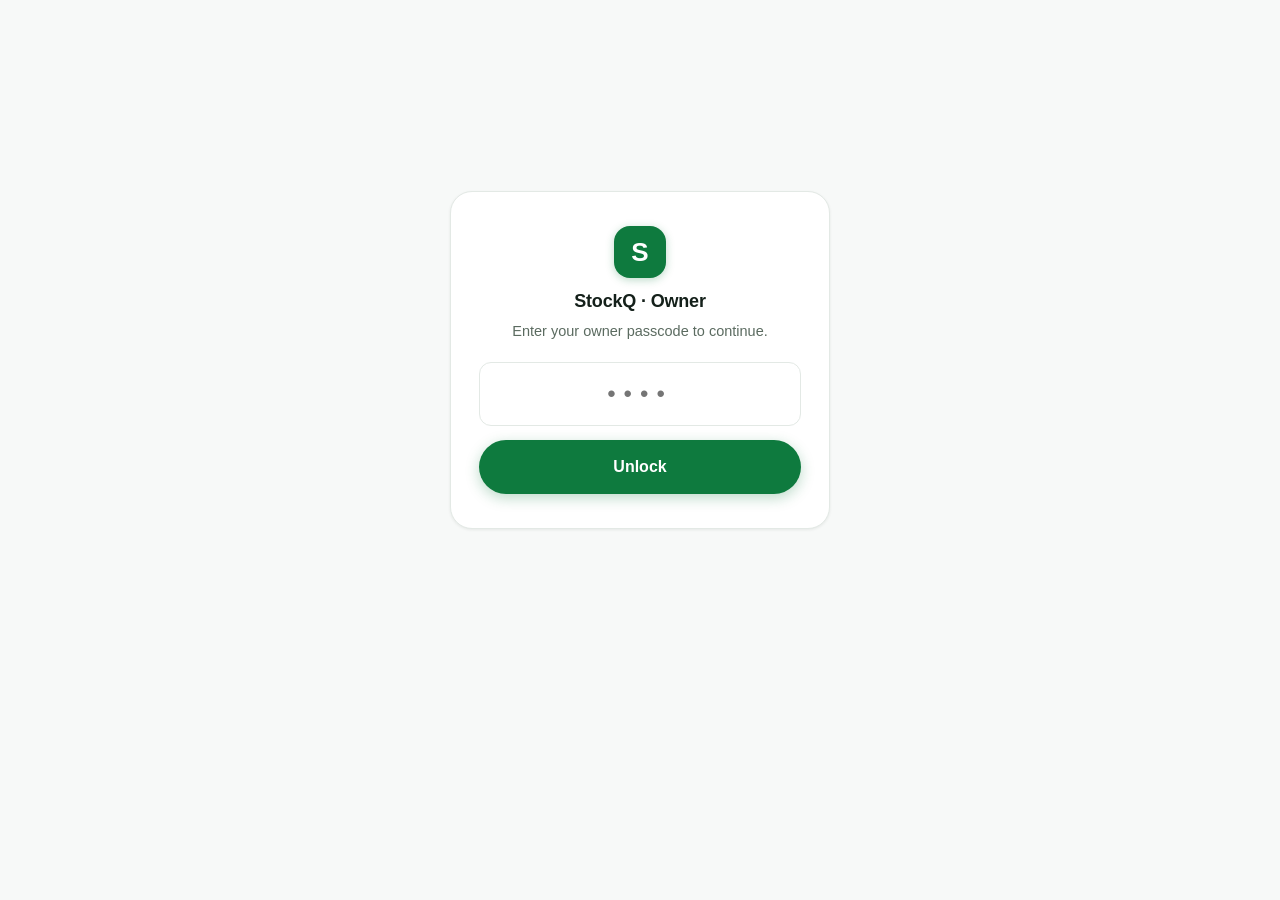
<file: stock/admin.html>
<!DOCTYPE html>
<html lang="en">
<head>
  <meta charset="UTF-8" />
  <meta name="viewport" content="width=device-width, initial-scale=1.0, viewport-fit=cover" />
  <title>StockQ — Owner Dashboard</title>
  <link rel="stylesheet" href="theme.css" />
</head>
<body>

  <!-- ============ PASSCODE LOCK ============ -->
  <div class="wrap" id="view-lock" hidden>
    <div class="lockwrap">
      <div class="lock">
        <span class="brandmark">S</span>
        <div class="brandtext" style="margin-bottom:6px"><strong>StockQ · Owner</strong></div>
        <p class="sub">Enter your owner passcode to continue.</p>
        <input type="password" id="inPass" inputmode="numeric" autocomplete="off" placeholder="••••" aria-label="Owner passcode" />
        <div class="err" id="passErr">Wrong passcode. Try again.</div>
        <div style="height:14px"></div>
        <button class="btn primary" id="btnUnlock">Unlock</button>
      </div>
    </div>
  </div>

  <!-- ============ DASHBOARD ============ -->
  <div class="wrap wide" id="view-dash" hidden>
    <header class="top">
      <div class="brand">
        <span class="brandmark">S</span>
        <span class="brandtext"><strong>StockQ</strong><small>Owner dashboard</small></span>
      </div>
      <div class="topactions">
        <a class="btn ghost small" href="index.html">Counter</a>
        <button class="btn ghost small" id="btnPasscode">Passcode</button>
      </div>
    </header>

    <div class="stats">
      <div class="stat warn"><div class="n" id="stLow">0</div><div class="l">Low stock</div></div>
      <div class="stat alert"><div class="n" id="stOut">0</div><div class="l">Out of stock</div></div>
      <div class="stat"><div class="n" id="stSales">0</div><div class="l">Units sold today</div></div>
    </div>

    <h2 class="sec">⚠️ Low-stock alerts</h2>
    <div class="card" id="alertCard">
      <div id="alertList"></div>
    </div>

    <h2 class="sec">📦 Order from suppliers</h2>
    <div id="supplierList"></div>

    <h2 class="sec">🧾 Products</h2>
    <div class="card">
      <div class="frow">
        <div class="field"><label for="fName">Product name</label><input id="fName" placeholder="e.g. Atta" /></div>
        <div class="field"><label for="fUnit">Unit</label><input id="fUnit" placeholder="e.g. 10 kg, 1 L, pc" /></div>
      </div>
      <div class="frow">
        <div class="field"><label for="fStock">Current stock</label><input id="fStock" type="number" min="0" value="0" /></div>
        <div class="field"><label for="fReorder">Reorder point</label><input id="fReorder" type="number" min="0" value="5" /></div>
      </div>
      <div class="frow">
        <div class="field"><label for="fSupplier">Supplier name</label><input id="fSupplier" placeholder="e.g. Sharma Traders" /></div>
        <div class="field"><label for="fPhone">Supplier WhatsApp no.</label><input id="fPhone" type="tel" placeholder="e.g. 9810012345" /></div>
      </div>
      <button class="btn primary" id="btnAdd" style="max-width:320px">Add product</button>
    </div>
    <div class="card"><div id="prodList"></div></div>

    <h2 class="sec">🧾 Today's sales log</h2>
    <div class="card"><div id="salesLog"></div></div>
  </div>

  <!-- ============ PASSCODE MODAL ============ -->
  <div class="mveil" id="passModal" hidden>
    <div class="mbox" role="dialog" aria-modal="true" aria-label="Change passcode">
      <h3>Change passcode</h3>
      <div class="field"><label for="pCur">Current passcode</label><input id="pCur" type="password" inputmode="numeric" autocomplete="off" /></div>
      <div class="field"><label for="pNew">New passcode (min 4 chars)</label><input id="pNew" type="password" inputmode="numeric" autocomplete="off" /></div>
      <div class="field"><label for="pNew2">Confirm new passcode</label><input id="pNew2" type="password" inputmode="numeric" autocomplete="off" /></div>
      <div class="err" id="pErr"></div>
      <div class="mrow">
        <button class="btn ghost" id="pCancel">Cancel</button>
        <button class="btn primary" id="pSave">Save</button>
      </div>
    </div>
  </div>

  <!-- ============ EDIT PRODUCT MODAL ============ -->
  <div class="mveil" id="editModal" hidden>
    <div class="mbox" role="dialog" aria-modal="true" aria-label="Edit product">
      <h3 id="editTitle">Edit product</h3>
      <div class="frow">
        <div class="field"><label for="eName">Name</label><input id="eName" /></div>
        <div class="field"><label for="eUnit">Unit</label><input id="eUnit" /></div>
      </div>
      <div class="frow">
        <div class="field"><label for="eStock">Stock</label><input id="eStock" type="number" min="0" /></div>
        <div class="field"><label for="eReorder">Reorder point</label><input id="eReorder" type="number" min="0" /></div>
      </div>
      <div class="frow">
        <div class="field"><label for="eSupplier">Supplier</label><input id="eSupplier" /></div>
        <div class="field"><label for="ePhone">Supplier WhatsApp</label><input id="ePhone" type="tel" /></div>
      </div>
      <div class="err" id="eErr"></div>
      <div class="mrow">
        <button class="btn ghost" id="eCancel">Cancel</button>
        <button class="btn primary" id="eSave">Save</button>
      </div>
    </div>
  </div>

  <div class="toast" id="toast"></div>
  <script src="admin.js"></script>
</body>
</html>
</file>
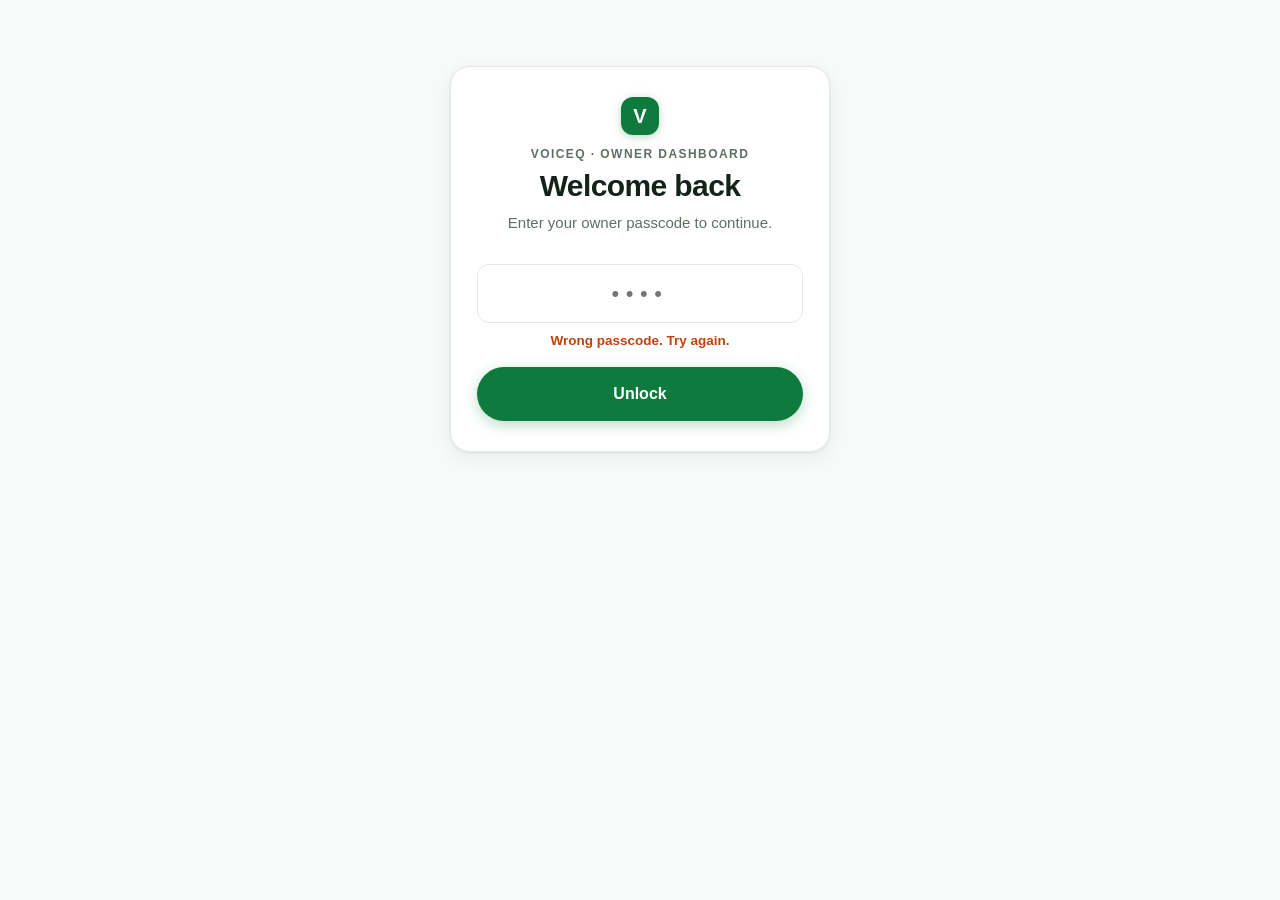
<file: voice/admin.html>
<!DOCTYPE html>
<html lang="en">
<head>
  <meta charset="UTF-8" />
  <meta name="viewport" content="width=device-width, initial-scale=1.0, viewport-fit=cover" />
  <title>VoiceQ — Owner Dashboard</title>
  <link rel="stylesheet" href="theme.css" />
</head>
<body>

  <!-- ============ PASSCODE LOCK ============ -->
  <div class="wrap" id="view-lock" hidden>
    <div class="lockwrap">
      <div class="lock">
        <span class="brandmark">V</span>
        <div class="n">VOICEQ · OWNER DASHBOARD</div>
        <h1 class="page" style="margin-bottom:8px">Welcome back</h1>
        <p class="sub" style="margin-bottom:22px">Enter your owner passcode to continue.</p>
        <input type="password" id="inPass" inputmode="numeric" autocomplete="off"
               placeholder="••••" aria-label="Owner passcode" />
        <div class="err" id="passErr">Wrong passcode. Try again.</div>
        <div style="height:16px"></div>
        <button class="btn primary" id="btnUnlock">Unlock</button>
      </div>
    </div>
  </div>

  <!-- ============ DASHBOARD ============ -->
  <div class="wrap wide" id="view-dash" hidden>
    <header class="top">
      <div class="brand">
        <span class="brandmark">V</span>
        <span class="brandtext"><strong>VoiceQ</strong><small>Owner dashboard · <span id="todayLine">Today</span></small></span>
      </div>
      <div class="topactions">
        <a class="btn ghost small" href="index.html">Test call page</a>
        <button class="btn ghost small" id="btnPasscode">Passcode</button>
      </div>
    </header>

    <div class="stats">
      <div class="stat"><div class="n" id="stCalls">0</div><div class="l">Calls today</div></div>
      <div class="stat"><div class="n" id="stBookings">0</div><div class="l">Bookings</div></div>
      <div class="stat"><div class="n" id="stMissed">0</div><div class="l">Missed intents</div></div>
    </div>

    <div class="tabs" role="tablist">
      <button role="tab" data-tab="appts" aria-selected="true">Appointments</button>
      <button role="tab" data-tab="calls" aria-selected="false">Call log</button>
      <button role="tab" data-tab="biz" aria-selected="false">Business</button>
      <button role="tab" data-tab="tel" aria-selected="false">Phone hookup</button>
    </div>

    <!-- appointments -->
    <div id="tab-appts">
      <div class="card">
        <h2>Add appointment</h2>
        <p class="hint">Manually add a booking (e.g. taken on your own phone).</p>
        <div class="row2">
          <div class="field"><label for="mName">Name</label><input type="text" id="mName" autocomplete="off" /></div>
          <div class="field"><label for="mPhone">Phone</label><input type="tel" id="mPhone" autocomplete="off" /></div>
        </div>
        <div class="row2">
          <div class="field"><label for="mDate">Date</label><input type="text" id="mDate" placeholder="e.g. Tomorrow" autocomplete="off" /></div>
          <div class="field"><label for="mTime">Time</label><input type="text" id="mTime" placeholder="e.g. 5 PM" autocomplete="off" /></div>
        </div>
        <button class="btn primary" id="btnAddAppt" style="max-width:280px">Add appointment</button>
      </div>
      <div id="apptList"></div>
    </div>

    <!-- call log -->
    <div id="tab-calls" hidden>
      <div id="callList"></div>
    </div>

    <!-- business -->
    <div id="tab-biz" hidden>
      <div class="card">
        <h2>Business profile</h2>
        <p class="hint">Same profile the receptionist speaks from. Changes apply to the next test call.</p>
        <div class="field">
          <label for="bShop">Shop name</label>
          <input type="text" id="bShop" autocomplete="off" />
        </div>
        <div class="field">
          <label>Services</label>
          <div class="svc-list" id="bSvcList"></div>
          <div class="svc-add">
            <input type="text" id="bSvc" placeholder="e.g. Haircut" autocomplete="off" />
            <button class="btn ghost small" id="bAddSvc" type="button">Add</button>
          </div>
        </div>
        <div class="row2">
          <div class="field"><label for="bHours">Opening hours</label><input type="text" id="bHours" autocomplete="off" /></div>
          <div class="field"><label for="bPhone">Owner phone</label><input type="tel" id="bPhone" autocomplete="off" /></div>
        </div>
        <div class="field">
          <label for="bGreeting">Greeting</label>
          <textarea id="bGreeting"></textarea>
        </div>
        <button class="btn primary" id="btnSaveBiz" style="max-width:280px">Save profile</button>
      </div>
    </div>

    <!-- telephony -->
    <div id="tab-tel" hidden>
      <div class="card docs">
        <h2>Take VoiceQ to a real phone line</h2>
        <p class="hint">The test-call panel on the previous page runs entirely in the browser (Web Speech API). To answer <strong>real phone calls</strong>, connect a telephony provider. The AI brain stays the same — only the ears and mouth change.</p>

        <h3>Option A · Twilio (works worldwide)</h3>
        <ol>
          <li>Buy a phone number in the Twilio console.</li>
          <li>Point its <span class="inline"><code class="inline">Voice webhook</code></span> at your server: <code class="inline">https://your-server/voice-webhook</code></li>
          <li>When a call comes in, Twilio <code class="inline">POST</code>s the caller details. Your server replies with TwiML — the same greeting VoiceQ speaks in the browser:</li>
        </ol>
<pre>&lt;Response&gt;
  &lt;Say voice="alice" language="en-IN"&gt;
    Namaste! You've reached Sharma Salon. How can I help you?
  &lt;/Say&gt;
  &lt;Gather input="speech" speechTimeout="auto"
          action="https://your-server/voice-webhook" method="POST" /&gt;
&lt;/Response&gt;</pre>
        <ol start="4">
          <li>Twilio transcribes the caller's speech and <code class="inline">POST</code>s <code class="inline">SpeechResult</code> to your <code class="inline">action</code> URL.</li>
          <li>Your server runs the <strong>same intent brain</strong> as this page (booking → hours → services → price → fallback), then replies with the next <code class="inline">&lt;Say&gt;</code> + <code class="inline">&lt;Gather&gt;</code> pair.</li>
          <li>When a booking completes, save it exactly like the browser does — the dashboard reads the same appointment list.</li>
        </ol>

        <h3>Option B · Exotel (popular in India)</h3>
        <p>Same idea: Exotel calls your webhook on incoming calls (<code class="inline">CallFrom</code>), you return a response with a <code class="inline">speak</code> + <code class="inline">gather</code> applet, and Exotel posts the transcribed speech back. The webhook contract is equivalent — swap TwiML for Exotel's applet JSON.</p>

        <h3>The webhook contract (either provider)</h3>
<pre>POST /voice-webhook
  { "From": "+919811022334", "SpeechResult": "i want to book an appointment" }

-&gt; 200 OK, TwiML:
&lt;Response&gt;
  &lt;Say&gt;Sure, I can book that for you. What's your name?&lt;/Say&gt;
  &lt;Gather input="speech" action="/voice-webhook" method="POST"/&gt;
&lt;/Response&gt;</pre>
        <p>Keep one conversation state per <code class="inline">CallSid</code> / caller number (name → date → time), exactly like the booking flow in the test-call panel.</p>
      </div>
    </div>
  </div>

  <!-- passcode change modal -->
  <div class="modal-back" id="passModal" hidden>
    <div class="modal">
      <h3>Change passcode</h3>
      <div class="field"><label for="pCur">Current passcode</label><input type="password" id="pCur" inputmode="numeric" /></div>
      <div class="field"><label for="pNew">New passcode (min 4 characters)</label><input type="password" id="pNew" inputmode="numeric" /></div>
      <div class="field"><label for="pCon">Confirm new passcode</label><input type="password" id="pCon" inputmode="numeric" /></div>
      <div class="err" id="pErr"></div>
      <div class="btn-row">
        <button class="btn primary small" id="btnSavePass" style="width:auto">Save new passcode</button>
        <button class="btn ghost small" id="btnCancelPass">Cancel</button>
      </div>
    </div>
  </div>

  <div class="toast" id="toast"></div>
  <script type="module" src="admin.js"></script>
  <script>
    setTimeout(function () {
      if (window.__vqBoot) return;
      var t = document.getElementById("toast");
      t.textContent = "Preview tip: serve this folder over HTTP (run: python3 -m http.server) — it does not run from file://.";
      t.classList.add("show");
    }, 2500);
  </script>
</body>
</html>
</file>
<file: bill/theme.css>
/* BillQ — minimal professional theme. Mobile-first, green accent #0E7A3E. */
:root {
  --brand: #0E7A3E;
  --brand-deep: #0A5A2E;
  --brand-soft: #E7F4EB;
  --brand-mist: #F2F8F4;
  --ink: #17211b;
  --muted: #64706a;
  --line: #e3e8e4;
  --bg: #f6f8f7;
  --card: #ffffff;
  --warn: #B45309; --warn-soft: #FEF3C7;
  --bad: #C2410C; --bad-soft: #FDECE4;
  --ok: #0E7A3E; --ok-soft: #E7F4EB;
  --r: 14px;
  --r-input: 10px;
}
* { box-sizing: border-box; }
html { -webkit-text-size-adjust: 100%; }
body {
  margin: 0; background: var(--bg); color: var(--ink);
  font-family: -apple-system, BlinkMacSystemFont, "Segoe UI", Roboto, "Helvetica Neue", Arial, sans-serif;
  font-size: 16px; line-height: 1.45;
}
.wrap { max-width: 560px; margin: 0 auto; padding: 18px 16px 64px; }
.wrap.wide { max-width: 760px; }

/* header */
.brand { display: flex; align-items: center; gap: 11px; margin: 4px 0 18px; }
.brandmark {
  width: 40px; height: 40px; border-radius: 12px; flex: 0 0 40px;
  background: var(--brand); color: #fff;
  display: inline-flex; align-items: center; justify-content: center;
  font-weight: 800; font-size: 21px;
  box-shadow: 0 2px 8px rgba(14, 122, 62, 0.28);
}
.brandtext { display: flex; flex-direction: column; line-height: 1.2; }
.brandtext strong { font-size: 19px; letter-spacing: 0.2px; }
.brandtext small { color: var(--muted); font-size: 12.5px; }
.topbar { display: flex; align-items: center; justify-content: space-between; gap: 10px; margin: 4px 0 14px; }
.topbar .brand { margin: 0; }

/* cards */
.card {
  background: var(--card); border: 1px solid var(--line); border-radius: var(--r);
  padding: 16px; margin: 0 0 14px;
  box-shadow: 0 1px 3px rgba(20, 40, 28, 0.05);
}
.card h3 { margin: 0 0 4px; font-size: 16px; }
.row { display: flex; align-items: center; justify-content: space-between; gap: 10px; }
.muted { color: var(--muted); font-size: 13.5px; }
.small { font-size: 13px; }

/* bill hero */
.billhero { text-align: center; padding: 8px 0 4px; }
.billhero .biz { font-weight: 800; font-size: 20px; }
.billhero .month { color: var(--muted); font-size: 14px; margin-top: 2px; }
.amount { font-size: 44px; font-weight: 800; letter-spacing: -0.5px; margin: 14px 0 2px; }
.amount .cur { font-size: 24px; font-weight: 700; color: var(--muted); margin-right: 2px; }
.kv { display: flex; justify-content: space-between; padding: 9px 0; border-top: 1px solid var(--line); font-size: 14.5px; }
.kv:first-of-type { border-top: 0; }
.kv .k { color: var(--muted); }
.kv .v { font-weight: 650; text-align: right; }

/* status chips */
.st { display: inline-block; padding: 4px 11px; border-radius: 999px; font-size: 12.5px; font-weight: 700; }
.st.unpaid { background: var(--warn-soft); color: var(--warn); }
.st.paid { background: var(--ok-soft); color: var(--ok); }
.st.due { background: var(--warn-soft); color: var(--warn); }

/* buttons */
.btn {
  display: inline-flex; align-items: center; justify-content: center; gap: 8px;
  font: inherit; font-size: 16px; font-weight: 700;
  border: 0; border-radius: 999px; cursor: pointer;
  padding: 15px 26px; text-decoration: none;
  transition: transform 0.08s, background 0.15s, opacity 0.15s;
}
.btn:active { transform: scale(0.98); }
.btn.primary { background: var(--brand); color: #fff; width: 100%; box-shadow: 0 4px 14px rgba(14, 122, 62, 0.28); }
.btn.primary:hover { background: var(--brand-deep); }
.btn.primary:disabled { background: #a9c9b6; cursor: not-allowed; box-shadow: none; }
.btn.ghost { background: #fff; color: var(--ink); border: 1.5px solid var(--line); padding: 11px 20px; font-size: 14.5px; }
.btn.small { padding: 8px 14px; font-size: 13.5px; }
.btn.wa { background: #1FA855; color: #fff; }
.btn.danger-ghost { background: #fff; color: var(--bad); border: 1.5px solid var(--line); }
.btn[hidden] { display: none !important; }
.btnrow { display: flex; gap: 10px; flex-wrap: wrap; margin-top: 12px; }
.btnrow .btn { flex: 1 1 auto; }

/* forms */
.field { margin: 0 0 13px; }
.field label { display: block; font-size: 13.5px; font-weight: 650; margin-bottom: 6px; }
.field input, .field select, .field textarea {
  width: 100%; font: inherit; font-size: 16px;
  padding: 12px 14px; border: 1.5px solid var(--line); border-radius: var(--r-input);
  background: #fff; color: var(--ink); outline: none;
}
.field input:focus, .field select:focus, .field textarea:focus { border-color: var(--brand); box-shadow: 0 0 0 3px var(--brand-soft); }
.field.invalid input, .field.invalid select { border-color: var(--bad); }
.frow { display: grid; grid-template-columns: 1fr 1fr; gap: 10px; }
.hint { font-size: 12.5px; color: var(--muted); margin-top: 5px; }

/* tabs */
.tabs { display: flex; gap: 6px; margin: 4px 0 14px; overflow-x: auto; padding-bottom: 2px; }
.tabs button {
  flex: 1 0 auto; font: inherit; font-size: 14px; font-weight: 650;
  padding: 10px 14px; border-radius: 999px; border: 1.5px solid var(--line);
  background: #fff; color: var(--ink); cursor: pointer; white-space: nowrap;
}
.tabs button[aria-selected="true"] { background: var(--brand); border-color: var(--brand); color: #fff; }
.tabs .c { display: inline-block; min-width: 20px; padding: 1px 6px; margin-left: 6px; border-radius: 999px; background: rgba(0,0,0,0.08); font-size: 12px; }
.tabs button[aria-selected="true"] .c { background: rgba(255,255,255,0.25); }

/* stats */
.stats { display: grid; grid-template-columns: repeat(3, 1fr); gap: 10px; margin: 0 0 14px; }
.stat { background: var(--card); border: 1px solid var(--line); border-radius: var(--r); padding: 12px 10px; text-align: center; }
.stat .n { font-size: 21px; font-weight: 800; }
.stat .l { font-size: 12px; color: var(--muted); margin-top: 2px; }
.stat.hot .n { color: var(--warn); }

/* bill rows */
.billrow { display: flex; gap: 12px; align-items: flex-start; padding: 13px 0; border-top: 1px solid var(--line); }
.billrow:first-child { border-top: 0; padding-top: 2px; }
.billrow .grow { flex: 1; min-width: 0; }
.billrow .nm { font-weight: 700; font-size: 15px; }
.billrow .sub { font-size: 13px; color: var(--muted); margin-top: 2px; }
.billrow .amt { font-weight: 800; font-size: 16px; white-space: nowrap; }
.billrow .acts { display: flex; gap: 8px; margin-top: 9px; flex-wrap: wrap; }

/* lock */
.lockwrap { min-height: 70vh; display: flex; align-items: center; justify-content: center; }
.lock { background: var(--card); border: 1px solid var(--line); border-radius: 18px; padding: 30px 24px; width: 100%; max-width: 360px; text-align: center; }
.lock .brandmark { margin: 0 auto 12px; }
.lock h1 { font-size: 21px; margin: 0 0 4px; }
.lock .err { color: var(--bad); font-size: 13.5px; min-height: 20px; margin: 8px 0 2px; }

/* toast */
.toast {
  position: fixed; left: 50%; bottom: 22px; transform: translateX(-50%) translateY(20px);
  background: #17211b; color: #fff; padding: 12px 20px; border-radius: 999px;
  font-size: 14px; font-weight: 600; opacity: 0; pointer-events: none;
  transition: opacity 0.2s, transform 0.2s; z-index: 50; max-width: 92vw; text-align: center;
}
.toast.show { opacity: 1; transform: translateX(-50%) translateY(0); }

.empty { text-align: center; color: var(--muted); padding: 26px 10px; font-size: 14.5px; }
.divider { height: 1px; background: var(--line); margin: 16px -16px; }
.linklike { color: var(--brand); font-weight: 700; text-decoration: none; }
.mono { font-family: ui-monospace, SFMono-Regular, Menlo, monospace; font-size: 13px; }
</file>
<file: card/theme.css>
/* CardQ — premium minimal digital business card. Mobile-first. */

:root {
  --paper: #f5f2ea;
  --paper-deep: #ece7d9;
  --ink: #191512;
  --ink-soft: #5c554b;
  --ink-faint: #8a8175;
  --line: #e7e1d3;
  --card: #fffdf8;
  --accent: #0e7a3e;
  --accent-deep: #0a5c2f;
  --accent-soft: #e3f0e7;
  --r-card: 28px;
  --shadow-card: 0 24px 60px -24px rgba(25, 21, 18, 0.28), 0 2px 6px rgba(25, 21, 18, 0.06);
  --font-sans: -apple-system, BlinkMacSystemFont, "SF Pro Text", "Segoe UI", Inter, Roboto, sans-serif;
  --font-serif: Georgia, "Times New Roman", "Noto Serif", serif;
}

* { box-sizing: border-box; -webkit-tap-highlight-color: transparent; }
[hidden] { display: none !important; }
html, body { margin: 0; padding: 0; }
body {
  font-family: var(--font-sans);
  color: var(--ink);
  background:
    radial-gradient(1200px 600px at 50% -10%, #fffdf6 0%, var(--paper) 55%, var(--paper-deep) 100%);
  min-height: 100vh;
  -webkit-font-smoothing: antialiased;
}

/* ---------- page frame ---------- */
.page {
  min-height: 100vh;
  display: flex;
  flex-direction: column;
  align-items: center;
  padding: 28px 16px 48px;
}
.page.narrow { max-width: 480px; margin: 0 auto; width: 100%; }

/* ---------- the card ---------- */
.card {
  width: 100%;
  max-width: 430px;
  background: var(--card);
  border-radius: var(--r-card);
  box-shadow: var(--shadow-card);
  overflow: hidden;
  border: 1px solid rgba(25, 21, 18, 0.06);
  animation: rise 0.55s cubic-bezier(0.2, 0.9, 0.25, 1.05) both;
}
@keyframes rise {
  from { opacity: 0; transform: translateY(18px) scale(0.985); }
  to { opacity: 1; transform: none; }
}

.cover {
  height: 148px;
  background:
    radial-gradient(140px 140px at 85% 20%, rgba(255, 255, 255, 0.22), transparent 60%),
    radial-gradient(220px 220px at 10% 110%, rgba(0, 0, 0, 0.25), transparent 60%),
    linear-gradient(135deg, var(--accent), var(--accent-deep));
  position: relative;
  display: flex;
  align-items: flex-start;
  justify-content: flex-end;
  padding: 18px 20px;
}
.cover::after {
  content: "";
  position: absolute; inset: 0;
  background-image: radial-gradient(rgba(255, 255, 255, 0.16) 1px, transparent 1.6px);
  background-size: 18px 18px;
  mask-image: linear-gradient(180deg, black, transparent 85%);
}
.cover-mark {
  width: 38px; height: 38px; border-radius: 12px;
  background: rgba(255, 255, 255, 0.16);
  border: 1px solid rgba(255, 255, 255, 0.35);
  color: #fff; font-weight: 800; font-size: 20px;
  display: flex; align-items: center; justify-content: center;
  backdrop-filter: blur(2px);
  position: relative; z-index: 1;
}

.avatar {
  width: 104px; height: 104px;
  border-radius: 50%;
  margin: -52px auto 0;
  border: 5px solid var(--card);
  background: var(--accent-soft);
  color: var(--accent-deep);
  display: flex; align-items: center; justify-content: center;
  font-family: var(--font-serif);
  font-size: 38px; font-weight: 700;
  overflow: hidden;
  box-shadow: 0 10px 24px -10px rgba(25, 21, 18, 0.35);
  position: relative; z-index: 2;
}
.avatar img { width: 100%; height: 100%; object-fit: cover; display: block; }

.who { text-align: center; padding: 14px 26px 4px; }
.who .owner {
  font-size: 11px; letter-spacing: 0.22em; font-weight: 700;
  color: var(--ink-faint); text-transform: uppercase;
  margin-bottom: 8px;
}
.who h1 {
  font-family: var(--font-serif);
  font-size: 31px; line-height: 1.12; font-weight: 700;
  margin: 0 0 8px; letter-spacing: -0.01em;
}
.who .tagline {
  font-size: 14.5px; color: var(--ink-soft); line-height: 1.5; margin: 0;
}

/* ---------- primary actions ---------- */
.actions3 {
  display: grid; grid-template-columns: 1fr 1fr 1fr; gap: 10px;
  padding: 20px 20px 6px;
}
.abtn {
  display: flex; flex-direction: column; align-items: center; gap: 7px;
  padding: 14px 6px 12px;
  border-radius: 18px;
  text-decoration: none;
  font-size: 12.5px; font-weight: 700; letter-spacing: 0.02em;
  border: 1px solid transparent;
  transition: transform 0.1s, box-shadow 0.15s;
}
.abtn:active { transform: scale(0.96); }
.abtn svg { width: 24px; height: 24px; }
.abtn.call { background: var(--accent); color: #fff; box-shadow: 0 8px 18px -8px var(--accent); }
.abtn.wa { background: #e7f6ec; color: #0d6b32; border-color: #cdebd6; }
.abtn.upi { background: var(--accent-soft); color: var(--accent-deep); border-color: #d3e5d8; }

/* ---------- info rows ---------- */
.rows { padding: 12px 20px 4px; }
.irow {
  display: flex; gap: 14px; align-items: flex-start;
  padding: 13px 2px;
  border-bottom: 1px solid var(--line);
  text-decoration: none; color: inherit;
}
.irow:last-child { border-bottom: 0; }
.irow .ic {
  width: 36px; height: 36px; border-radius: 12px; flex: 0 0 36px;
  background: var(--accent-soft); color: var(--accent-deep);
  display: flex; align-items: center; justify-content: center;
}
.irow .ic svg { width: 18px; height: 18px; }
.irow .tx { min-width: 0; }
.irow .lb { font-size: 11px; letter-spacing: 0.14em; font-weight: 700; color: var(--ink-faint); text-transform: uppercase; margin-bottom: 3px; }
.irow .vl { font-size: 14.5px; line-height: 1.45; color: var(--ink); }
a.irow .vl { color: var(--accent-deep); font-weight: 600; }
a.irow .go { margin-left: auto; align-self: center; color: var(--ink-faint); font-size: 18px; }

/* ---------- services ---------- */
.sect { padding: 14px 22px 4px; }
.sect h3 {
  font-size: 11px; letter-spacing: 0.2em; font-weight: 800;
  color: var(--ink-faint); text-transform: uppercase; margin: 0 0 10px;
}
.chips { display: flex; flex-wrap: wrap; gap: 8px; }
.chip {
  font-size: 13.5px; font-weight: 600;
  background: #f4f0e4; color: var(--ink);
  border: 1px solid var(--line);
  padding: 8px 14px; border-radius: 999px;
}

/* ---------- secondary actions ---------- */
.actions2 { display: grid; grid-template-columns: 1fr 1fr; gap: 10px; padding: 18px 20px 4px; }
.sbtn {
  display: flex; align-items: center; justify-content: center; gap: 8px;
  padding: 13px 10px; border-radius: 16px;
  background: transparent; color: var(--ink);
  border: 1.5px solid var(--line);
  font: inherit; font-size: 14px; font-weight: 700; cursor: pointer;
  transition: transform 0.1s, border-color 0.15s;
}
.sbtn:active { transform: scale(0.97); }
.sbtn svg { width: 18px; height: 18px; }
.sbtn.solid { background: var(--ink); color: #fffdf8; border-color: var(--ink); }

/* ---------- QR block ---------- */
.qrblock { text-align: center; padding: 20px 20px 8px; }
.qrblock img {
  width: 168px; height: 168px; border-radius: 14px;
  border: 1px solid var(--line); background: #fff;
  padding: 8px;
}
.qrblock .cap { font-size: 12.5px; color: var(--ink-faint); margin: 10px 0 12px; }
.linkrow {
  display: flex; gap: 8px; align-items: center;
  background: #f4f0e4; border: 1px solid var(--line);
  border-radius: 12px; padding: 6px 6px 6px 12px;
  font-size: 12.5px; color: var(--ink-soft);
  max-width: 340px; margin: 0 auto;
}
.linkrow span { flex: 1; overflow: hidden; text-overflow: ellipsis; white-space: nowrap; text-align: left; }
.linkrow button {
  font: inherit; font-size: 12.5px; font-weight: 700;
  background: var(--ink); color: #fffdf8; border: 0; border-radius: 9px;
  padding: 8px 14px; cursor: pointer; flex: 0 0 auto;
}

.cardfoot {
  text-align: center; padding: 22px 20px 26px;
  font-size: 11.5px; letter-spacing: 0.18em; font-weight: 700;
  color: var(--ink-faint); text-transform: uppercase;
}
.cardfoot b { color: var(--accent-deep); }

/* ---------- empty state ---------- */
.empty {
  max-width: 430px; width: 100%;
  background: var(--card); border-radius: var(--r-card);
  box-shadow: var(--shadow-card); border: 1px solid rgba(25,21,18,0.06);
  padding: 56px 32px; text-align: center;
}
.empty .mark {
  width: 64px; height: 64px; border-radius: 20px; margin: 0 auto 20px;
  background: linear-gradient(135deg, var(--accent), var(--accent-deep));
  color: #fff; font-size: 32px; font-weight: 800;
  display: flex; align-items: center; justify-content: center;
}
.empty h1 { font-family: var(--font-serif); font-size: 26px; margin: 0 0 10px; }
.empty p { color: var(--ink-soft); font-size: 14.5px; line-height: 1.6; margin: 0 0 24px; }
.empty a {
  display: inline-block; background: var(--ink); color: #fffdf8;
  text-decoration: none; font-weight: 700; font-size: 15px;
  padding: 14px 30px; border-radius: 999px;
}

/* ---------- toast ---------- */
.toast {
  position: fixed; left: 50%; bottom: 28px; transform: translateX(-50%) translateY(20px);
  background: var(--ink); color: #fffdf8;
  font-size: 14px; font-weight: 600;
  padding: 12px 22px; border-radius: 999px;
  opacity: 0; pointer-events: none;
  transition: opacity 0.25s, transform 0.25s;
  z-index: 99; max-width: 90vw; text-align: center;
  box-shadow: 0 12px 30px -10px rgba(0,0,0,0.4);
}
.toast.show { opacity: 1; transform: translateX(-50%); }

/* ================= ADMIN ================= */
.adm-head {
  width: 100%; max-width: 1120px; margin: 0 auto 22px;
  display: flex; align-items: center; gap: 14px;
}
.adm-head .mark {
  width: 46px; height: 46px; border-radius: 14px; flex: 0 0 46px;
  background: linear-gradient(135deg, var(--accent), var(--accent-deep));
  color: #fff; font-size: 24px; font-weight: 800;
  display: flex; align-items: center; justify-content: center;
}
.adm-head h1 { font-family: var(--font-serif); font-size: 24px; margin: 0; }
.adm-head p { margin: 2px 0 0; font-size: 13.5px; color: var(--ink-soft); }
.adm-head .sp { flex: 1; }
.saved-flag { font-size: 13px; font-weight: 700; color: var(--accent-deep); opacity: 0; transition: opacity 0.3s; }
.saved-flag.show { opacity: 1; }

.adm-grid {
  width: 100%; max-width: 1120px; margin: 0 auto;
  display: grid; grid-template-columns: 1fr 430px; gap: 28px; align-items: start;
}
@media (max-width: 920px) { .adm-grid { grid-template-columns: 1fr; } }

.panel {
  background: var(--card); border-radius: 22px;
  border: 1px solid rgba(25,21,18,0.07);
  box-shadow: 0 14px 40px -20px rgba(25,21,18,0.25);
  padding: 26px;
}
.panel h2 { font-family: var(--font-serif); font-size: 19px; margin: 0 0 4px; }
.panel .sub { font-size: 13px; color: var(--ink-soft); margin: 0 0 20px; }

.f { margin-bottom: 16px; }
.f label { display: block; font-size: 12px; font-weight: 700; letter-spacing: 0.08em; text-transform: uppercase; color: var(--ink-faint); margin-bottom: 7px; }
.f input[type="text"], .f input[type="tel"], .f input[type="url"], .f textarea {
  width: 100%; font: inherit; font-size: 15px; color: var(--ink);
  background: #fbf9f3; border: 1.5px solid var(--line); border-radius: 13px;
  padding: 12px 14px; outline: none; transition: border-color 0.15s, box-shadow 0.15s;
}
.f input:focus, .f textarea:focus { border-color: var(--accent); box-shadow: 0 0 0 3px var(--accent-soft); }
.f textarea { resize: vertical; min-height: 64px; }
.f .hint { font-size: 12px; color: var(--ink-faint); margin-top: 6px; }
.frow { display: grid; grid-template-columns: 1fr 1fr; gap: 12px; }
@media (max-width: 520px) { .frow { grid-template-columns: 1fr; } }

.svc-list { display: flex; flex-direction: column; gap: 8px; margin-bottom: 10px; }
.svc-item {
  display: flex; align-items: center; gap: 10px;
  background: #fbf9f3; border: 1.5px solid var(--line); border-radius: 12px;
  padding: 9px 8px 9px 14px; font-size: 14.5px; font-weight: 600;
}
.svc-item span { flex: 1; }
.svc-item button {
  width: 30px; height: 30px; border-radius: 9px; border: 0; cursor: pointer;
  background: #f3e2e2; color: #a33; font-size: 16px; font-weight: 700; line-height: 1;
}
.svc-add { display: flex; gap: 8px; }
.svc-add input { flex: 1; }
.btn {
  font: inherit; font-weight: 700; font-size: 14.5px; cursor: pointer;
  border: 0; border-radius: 13px; padding: 12px 20px;
  background: var(--ink); color: #fffdf8;
  transition: transform 0.1s, opacity 0.15s;
}
.btn:active { transform: scale(0.97); }
.btn.ghost { background: transparent; color: var(--ink); border: 1.5px solid var(--line); }
.btn.accent { background: var(--accent); color: #fff; }
.btn.danger { background: #f6e3e3; color: #a33; }

.photo-pick { display: flex; align-items: center; gap: 14px; }
.photo-pick .pv {
  width: 64px; height: 64px; border-radius: 50%; object-fit: cover;
  background: var(--accent-soft); border: 2px solid var(--line); flex: 0 0 64px;
}
.photo-pick .pv.ph { display: flex; align-items: center; justify-content: center; color: var(--accent-deep); }

.swatches { display: flex; gap: 10px; }
.sw {
  width: 40px; height: 40px; border-radius: 50%; cursor: pointer;
  border: 3px solid transparent; outline: 2px solid transparent; outline-offset: 2px;
  transition: outline-color 0.15s;
}
.sw.on { outline-color: var(--ink); }

.preview-wrap { position: sticky; top: 20px; }
.preview-frame {
  background: #e9e2d2; border-radius: 34px; padding: 14px;
  border: 1px solid rgba(25,21,18,0.08);
  box-shadow: inset 0 2px 12px rgba(25,21,18,0.08);
}
.preview-frame .card { animation: none; box-shadow: 0 10px 30px -14px rgba(25,21,18,0.3); }
.preview-cap { text-align: center; font-size: 12px; letter-spacing: 0.16em; font-weight: 700; color: var(--ink-faint); text-transform: uppercase; margin: 12px 0 0; }

/* passcode lock */
.lockwrap { min-height: 70vh; display: flex; align-items: center; justify-content: center; width: 100%; }
.lock {
  background: var(--card); border-radius: 26px; padding: 44px 36px; text-align: center;
  box-shadow: var(--shadow-card); border: 1px solid rgba(25,21,18,0.07);
  width: 100%; max-width: 380px;
}
.lock .mark {
  width: 58px; height: 58px; border-radius: 18px; margin: 0 auto 18px;
  background: linear-gradient(135deg, var(--accent), var(--accent-deep));
  color: #fff; font-size: 28px; font-weight: 800;
  display: flex; align-items: center; justify-content: center;
}
.lock h1 { font-family: var(--font-serif); font-size: 24px; margin: 0 0 8px; }
.lock p { color: var(--ink-soft); font-size: 14px; margin: 0 0 20px; }
.lock input {
  width: 100%; font: inherit; font-size: 22px; text-align: center; letter-spacing: 0.5em;
  padding: 13px; border: 1.5px solid var(--line); border-radius: 14px; background: #fbf9f3;
  outline: none; margin-bottom: 14px;
}
.lock input:focus { border-color: var(--accent); }
.lock .err { color: #b3261e; font-size: 13.5px; font-weight: 600; min-height: 20px; margin-bottom: 8px; }
.lock .btn { width: 100%; }

.passbox { border-top: 1px solid var(--line); margin-top: 24px; padding-top: 20px; }
.linkbtns { display: flex; gap: 10px; flex-wrap: wrap; margin-top: 18px; }
</file>
<file: dukaan/theme.css>
/* DukaanQ — WhatsApp storefront + UPI checkout. Minimal, mobile-first. */
:root {
  --brand: #0E7A3E;
  --brand-deep: #0B5C30;
  --brand-soft: #E7F4EC;
  --brand-mist: #F4FAF6;
  --ink: #14201A;
  --muted: #5C6B62;
  --line: #E3EAE6;
  --card: #FFFFFF;
  --bg: #F7FAF8;
  --bad: #C0392B;
  --bad-soft: #FBEDEB;
  --warn: #B7791F;
  --warn-soft: #FBF3DF;
  --r: 14px;
  --r-input: 12px;
  --shadow: 0 1px 3px rgba(16, 40, 28, 0.08), 0 4px 14px rgba(16, 40, 28, 0.06);
}
* { box-sizing: border-box; -webkit-tap-highlight-color: transparent; }
html { -webkit-text-size-adjust: 100%; }
body {
  margin: 0; background: var(--bg); color: var(--ink);
  font-family: -apple-system, BlinkMacSystemFont, "Segoe UI", Roboto, "Helvetica Neue", Arial, sans-serif;
  font-size: 16px; line-height: 1.45;
}
.wrap { max-width: 560px; margin: 0 auto; padding: 0 16px 96px; }
.wrap.wide { max-width: 720px; }

/* ---------- header ---------- */
.top {
  position: sticky; top: 0; z-index: 20;
  background: rgba(255, 255, 255, 0.96); backdrop-filter: blur(8px);
  border-bottom: 1px solid var(--line);
}
.top .in { max-width: 720px; margin: 0 auto; padding: 12px 16px; display: flex; align-items: center; gap: 10px; }
.brand { display: flex; align-items: center; gap: 10px; flex: 1; min-width: 0; }
.brandmark {
  width: 36px; height: 36px; border-radius: 11px; flex: none;
  background: var(--brand); color: #fff; font-weight: 800; font-size: 19px;
  display: inline-flex; align-items: center; justify-content: center;
  box-shadow: 0 2px 8px rgba(14, 122, 62, 0.30);
}
.brandtext { min-width: 0; }
.brandtext strong { display: block; font-size: 17px; letter-spacing: -0.01em; white-space: nowrap; overflow: hidden; text-overflow: ellipsis; }
.brandtext small { display: block; color: var(--muted); font-size: 12.5px; white-space: nowrap; overflow: hidden; text-overflow: ellipsis; }
.topactions { display: flex; gap: 8px; align-items: center; }

/* ---------- buttons ---------- */
.btn {
  display: inline-flex; align-items: center; justify-content: center; gap: 8px;
  font: inherit; font-size: 16px; font-weight: 700;
  border: 0; border-radius: 999px; cursor: pointer;
  padding: 14px 24px; text-decoration: none;
  transition: transform 0.08s, background 0.15s, opacity 0.15s;
}
.btn:active { transform: scale(0.98); }
.btn.primary { background: var(--brand); color: #fff; width: 100%; box-shadow: 0 4px 14px rgba(14, 122, 62, 0.28); }
.btn.primary:hover { background: var(--brand-deep); }
.btn.primary:disabled { background: #a9c9b6; cursor: not-allowed; box-shadow: none; }
.btn.ghost { background: #fff; color: var(--ink); border: 1.5px solid var(--line); padding: 10px 18px; font-size: 14.5px; }
.btn.small { padding: 8px 14px; font-size: 13.5px; }
.btn.wa { background: #1FA855; color: #fff; width: 100%; }
.btn.wa:hover { background: #178A45; }
.btn.danger-ghost { background: #fff; color: var(--bad); border: 1.5px solid #F0CFCB; padding: 8px 14px; font-size: 13.5px; }
.btn[hidden] { display: none !important; }
/* hidden must win over fixed-position drawers/scrims */
[hidden] { display: none !important; }

/* ---------- forms ---------- */
.field { margin-bottom: 14px; }
.field label { display: block; font-size: 13.5px; font-weight: 700; margin-bottom: 6px; color: var(--ink); }
.field input, .field select, .field textarea {
  width: 100%; font: inherit; font-size: 16px; padding: 12px 14px;
  border: 1.5px solid var(--line); border-radius: var(--r-input);
  background: #fff; color: var(--ink); outline: none;
}
.field textarea { min-height: 76px; resize: vertical; }
.field input:focus, .field select:focus, .field textarea:focus { border-color: var(--brand); box-shadow: 0 0 0 3px var(--brand-soft); }
.field.invalid input, .field.invalid textarea, .field.invalid select { border-color: var(--bad); }
.field .hint { font-size: 12.5px; color: var(--muted); margin-top: 4px; }
select {
  appearance: none; -webkit-appearance: none; padding-right: 38px;
  background-image: url("data:image/svg+xml,%3Csvg xmlns='http://www.w3.org/2000/svg' width='12' height='8' viewBox='0 0 12 8'%3E%3Cpath d='M1 1l5 5 5-5' fill='none' stroke='%230B5C30' stroke-width='2' stroke-linecap='round'/%3E%3C/svg%3E");
  background-repeat: no-repeat; background-position: right 14px center; background-color: #fff;
}

/* ---------- product grid ---------- */
.searchbar { margin: 14px 0 10px; }
.searchbar input {
  width: 100%; font: inherit; font-size: 16px; padding: 12px 14px 12px 40px;
  border: 1.5px solid var(--line); border-radius: 999px; background: #fff; outline: none;
  background-image: url("data:image/svg+xml,%3Csvg xmlns='http://www.w3.org/2000/svg' width='16' height='16' viewBox='0 0 16 16'%3E%3Ccircle cx='7' cy='7' r='5' fill='none' stroke='%235C6B62' stroke-width='2'/%3E%3Cpath d='M11 11l3.5 3.5' stroke='%235C6B62' stroke-width='2' stroke-linecap='round'/%3E%3C/svg%3E");
  background-repeat: no-repeat; background-position: 14px center;
}
.searchbar input:focus { border-color: var(--brand); box-shadow: 0 0 0 3px var(--brand-soft); }
.chips { display: flex; gap: 8px; overflow-x: auto; padding: 2px 0 10px; scrollbar-width: none; }
.chips::-webkit-scrollbar { display: none; }
.chip {
  flex: none; border: 1.5px solid var(--line); background: #fff; color: var(--ink);
  border-radius: 999px; padding: 8px 16px; font-size: 14px; font-weight: 600; cursor: pointer;
}
.chip.on { background: var(--brand); border-color: var(--brand); color: #fff; }
.grid { display: grid; grid-template-columns: 1fr 1fr; gap: 12px; }
.pcard {
  background: var(--card); border: 1px solid var(--line); border-radius: var(--r);
  overflow: hidden; box-shadow: var(--shadow); display: flex; flex-direction: column;
}
.pcard .ph { aspect-ratio: 1; background: var(--brand-mist); display: flex; align-items: center; justify-content: center; overflow: hidden; }
.pcard .ph img { width: 100%; height: 100%; object-fit: cover; }
.pcard .ph .noph { font-size: 34px; color: #9DB3A7; }
.pcard .bd { padding: 10px 12px 12px; display: flex; flex-direction: column; gap: 6px; flex: 1; }
.pcard .nm { font-weight: 700; font-size: 14.5px; line-height: 1.3; }
.pcard .cat { font-size: 12px; color: var(--muted); }
.pcard .row { display: flex; align-items: center; justify-content: space-between; margin-top: auto; }
.pcard .pr { font-weight: 800; font-size: 16px; color: var(--brand-deep); }
.addbtn {
  border: 0; background: var(--brand-soft); color: var(--brand-deep);
  font: inherit; font-weight: 800; font-size: 13.5px; border-radius: 999px;
  padding: 8px 16px; cursor: pointer;
}
.addbtn:active { transform: scale(0.96); }
.empty { text-align: center; padding: 56px 20px; color: var(--muted); }
.empty .big { font-size: 44px; margin-bottom: 10px; }

/* ---------- cart fab ---------- */
.fab {
  position: fixed; right: 18px; bottom: 22px; z-index: 30;
  display: inline-flex; align-items: center; gap: 8px;
  background: var(--brand); color: #fff; border: 0; border-radius: 999px;
  font: inherit; font-weight: 800; font-size: 16px; padding: 15px 22px;
  box-shadow: 0 8px 24px rgba(14, 122, 62, 0.38); cursor: pointer;
}
.fab .n { background: #fff; color: var(--brand-deep); border-radius: 999px; min-width: 24px; height: 24px; display: inline-flex; align-items: center; justify-content: center; font-size: 13px; padding: 0 6px; }

/* ---------- drawer / sheet ---------- */
.scrim { position: fixed; inset: 0; background: rgba(10, 25, 17, 0.45); z-index: 40; }
.drawer {
  position: fixed; left: 0; right: 0; bottom: 0; z-index: 41;
  background: #fff; border-radius: 20px 20px 0 0; max-height: 92dvh;
  display: flex; flex-direction: column; box-shadow: 0 -8px 30px rgba(0,0,0,0.18);
}
.drawer .hd { padding: 16px 18px 10px; display: flex; align-items: center; justify-content: space-between; border-bottom: 1px solid var(--line); }
.drawer .hd strong { font-size: 18px; }
.drawer .bd { overflow-y: auto; padding: 14px 18px 20px; }
.xbtn { border: 0; background: var(--bg); width: 34px; height: 34px; border-radius: 50%; font-size: 16px; cursor: pointer; color: var(--muted); }
.citem { display: flex; gap: 12px; align-items: center; padding: 10px 0; border-bottom: 1px solid var(--line); }
.citem .th { width: 52px; height: 52px; border-radius: 10px; object-fit: cover; background: var(--brand-mist); flex: none; }
.citem .inf { flex: 1; min-width: 0; }
.citem .inf .n { font-weight: 700; font-size: 14.5px; }
.citem .inf .p { color: var(--muted); font-size: 13px; }
.stepper { display: inline-flex; align-items: center; gap: 10px; }
.stepper button {
  width: 30px; height: 30px; border-radius: 50%; border: 1.5px solid var(--line);
  background: #fff; font-size: 17px; font-weight: 800; color: var(--brand-deep); cursor: pointer; line-height: 1;
}
.stepper span { font-weight: 800; min-width: 20px; text-align: center; }
.totrow { display: flex; justify-content: space-between; align-items: center; padding: 14px 0 4px; font-size: 17px; font-weight: 800; }
.totrow .t { color: var(--brand-deep); font-size: 20px; }

/* ---------- order done ---------- */
.donehero { text-align: center; padding: 8px 0 14px; }
.donehero .tick { font-size: 52px; }
.donehero h2 { margin: 8px 0 4px; font-size: 21px; }
.donehero p { color: var(--muted); margin: 0 0 4px; font-size: 14.5px; }
.ordbox { background: var(--brand-mist); border: 1px solid var(--line); border-radius: var(--r); padding: 14px 16px; margin: 12px 0; font-size: 14.5px; }
.ordbox .ln { display: flex; justify-content: space-between; padding: 3px 0; }
.ordbox .ln.tt { font-weight: 800; border-top: 1px solid var(--line); margin-top: 6px; padding-top: 10px; }
.paystack { display: flex; flex-direction: column; gap: 10px; margin-top: 14px; }

/* ---------- admin ---------- */
.lockwrap { min-height: 80dvh; display: flex; align-items: center; justify-content: center; padding: 20px; }
.lock { background: #fff; border: 1px solid var(--line); border-radius: 20px; padding: 34px 26px; max-width: 360px; width: 100%; text-align: center; box-shadow: var(--shadow); }
.lock h1 { font-size: 22px; margin: 12px 0 4px; }
.lock p { color: var(--muted); font-size: 14px; margin: 0 0 18px; }
.lock input { text-align: center; font-size: 22px; letter-spacing: 8px; }
.err { color: var(--bad); font-size: 13.5px; font-weight: 600; display: none; }
.err.show { display: block; }
.stats { display: grid; grid-template-columns: repeat(3, 1fr); gap: 10px; margin: 14px 0; }
.stat { background: #fff; border: 1px solid var(--line); border-radius: var(--r); padding: 14px 10px; text-align: center; box-shadow: var(--shadow); }
.stat .n { font-size: 24px; font-weight: 800; color: var(--brand-deep); }
.stat .l { font-size: 12px; color: var(--muted); font-weight: 600; margin-top: 2px; }
.tabs { display: flex; gap: 8px; margin: 6px 0 14px; overflow-x: auto; scrollbar-width: none; }
.tabs::-webkit-scrollbar { display: none; }
.tabs button {
  flex: 1; border: 1.5px solid var(--line); background: #fff; border-radius: 12px;
  font: inherit; font-weight: 700; font-size: 14.5px; padding: 11px 8px; cursor: pointer; white-space: nowrap;
}
.tabs button[aria-selected="true"] { background: var(--brand); border-color: var(--brand); color: #fff; }
.card { background: #fff; border: 1px solid var(--line); border-radius: var(--r); padding: 14px 16px; margin-bottom: 12px; box-shadow: var(--shadow); }
.card .ch { display: flex; align-items: flex-start; justify-content: space-between; gap: 10px; margin-bottom: 6px; }
.card .ch strong { font-size: 16px; }
.st { display: inline-block; font-size: 12px; font-weight: 800; border-radius: 999px; padding: 4px 11px; }
.st.pending { background: var(--warn-soft); color: var(--warn); }
.st.paid { background: var(--brand-soft); color: var(--brand-deep); }
.st.delivered { background: #E8EDEF; color: #3E4A44; }
.st.cancelled { background: var(--bad-soft); color: var(--bad); }
.meta { font-size: 13.5px; color: var(--muted); margin: 2px 0; }
.olines { font-size: 14.5px; margin: 8px 0; border-top: 1px solid var(--line); padding-top: 8px; }
.olines .ln { display: flex; justify-content: space-between; padding: 2px 0; }
.oactions { display: flex; gap: 8px; flex-wrap: wrap; margin-top: 10px; }
.abtn { border: 1.5px solid var(--line); background: #fff; border-radius: 999px; font: inherit; font-weight: 700; font-size: 13.5px; padding: 8px 15px; cursor: pointer; }
.abtn.go { background: var(--brand); border-color: var(--brand); color: #fff; }
.abtn.bad { color: var(--bad); border-color: #F0CFCB; }
.pthumb { width: 100%; height: 150px; object-fit: cover; border-radius: 10px; background: var(--brand-mist); margin-bottom: 8px; }
.photobox { display: flex; gap: 12px; align-items: center; margin-bottom: 14px; }
.photobox img { width: 72px; height: 72px; border-radius: 12px; object-fit: cover; background: var(--brand-mist); border: 1px solid var(--line); }
.secttl { font-size: 18px; font-weight: 800; margin: 20px 0 12px; }
.cfg-warn { background: var(--warn-soft); border: 1px solid #EBD9A8; color: #7A5A17; border-radius: 12px; padding: 12px 14px; font-size: 14px; margin: 14px 0; }

/* ---------- toast ---------- */
.toast {
  position: fixed; left: 50%; bottom: 24px; transform: translateX(-50%) translateY(20px);
  background: #1C2B23; color: #fff; font-size: 14.5px; font-weight: 600;
  padding: 12px 20px; border-radius: 999px; opacity: 0; pointer-events: none;
  transition: opacity 0.2s, transform 0.2s; z-index: 60; max-width: 90vw; text-align: center;
}
.toast.show { opacity: 1; transform: translateX(-50%) translateY(0); }
.live { display: inline-flex; align-items: center; gap: 6px; font-size: 13px; color: var(--muted); font-weight: 700; }
.live i { width: 8px; height: 8px; border-radius: 50%; background: var(--brand); display: inline-block; animation: blink 1.6s infinite; }
@keyframes blink { 50% { opacity: 0.35; } }
</file>
<file: ring/theme.css>
/* RingQ — standalone theme. Minimal, professional, green accent.
   Mobile-first. Shape rule: cards 16px, inputs 10px, buttons pill. */

:root {
  --paper: #f2f9f4;
  --card: #ffffff;
  --ink: #14211a;
  --muted: #5a6e61;
  --faint: #8aa093;
  --line: #dbe9df;
  --brand: #0e7a3e;
  --brand-deep: #095c2e;
  --brand-soft: #e5f4ea;
  --brand-mist: #eef8f1;
  --wa: #1fa855;
  --wa-deep: #128c46;
  --warn: #9a6b0f;
  --warn-soft: #fbf2dc;
  --bad: #b3372a;
  --bad-soft: #fbe9e6;
  --r-card: 16px;
  --r-input: 10px;
  --font: -apple-system, BlinkMacSystemFont, "Segoe UI", Roboto, "Helvetica Neue", Arial, sans-serif;
}

* { box-sizing: border-box; }
html { -webkit-text-size-adjust: 100%; }
body {
  margin: 0;
  font-family: var(--font);
  background: var(--paper);
  color: var(--ink);
  line-height: 1.5;
  -webkit-font-smoothing: antialiased;
}
h1, h2, h3, p { margin: 0; }

.wrap { max-width: 560px; margin: 0 auto; padding: 20px 16px 64px; }
.wrap.wide { max-width: 760px; }

/* ---------- header ---------- */
.top {
  display: flex; align-items: center; justify-content: space-between;
  padding: 14px 0 4px;
}
.brand { display: flex; align-items: center; gap: 10px; }
.brandmark {
  width: 34px; height: 34px; border-radius: 11px;
  background: var(--brand); color: #fff;
  display: inline-flex; align-items: center; justify-content: center;
  font-weight: 800; font-size: 18px;
  box-shadow: 0 2px 8px rgba(14, 122, 62, 0.28);
}
.brandtext strong { display: block; font-size: 17px; letter-spacing: -0.01em; }
.brandtext small { color: var(--muted); font-size: 12.5px; }
.toplink { color: var(--brand); font-weight: 700; font-size: 14px; text-decoration: none; }

/* ---------- type ---------- */
.page { font-size: 27px; letter-spacing: -0.02em; line-height: 1.2; margin: 18px 0 6px; }
.sub { color: var(--muted); font-size: 15px; margin-bottom: 18px; }
h2.sec { font-size: 17px; margin: 0 0 10px; letter-spacing: -0.01em; }
.hint { font-size: 13px; color: var(--muted); margin-top: 8px; }

/* ---------- cards & forms ---------- */
.card {
  background: var(--card); border: 1px solid var(--line);
  border-radius: var(--r-card); padding: 18px; margin-bottom: 16px;
}
.field { margin-bottom: 14px; }
.field label { display: block; font-size: 13.5px; font-weight: 700; margin-bottom: 6px; }
.field input, .field textarea, .field select {
  width: 100%; font: inherit; font-size: 16px;
  padding: 12px 14px; border: 1.5px solid var(--line);
  border-radius: var(--r-input); background: #fff; color: var(--ink); outline: none;
}
.field textarea { min-height: 130px; resize: vertical; line-height: 1.55; }
.field input:focus, .field textarea:focus {
  border-color: var(--brand); box-shadow: 0 0 0 3px var(--brand-soft);
}
.field .err { display: none; color: var(--bad); font-size: 13px; margin-top: 6px; }
.field.invalid input, .field.invalid textarea { border-color: var(--bad); }
.field.invalid .err { display: block; }
.row2 { display: grid; grid-template-columns: 1fr 1fr; gap: 12px; }
@media (max-width: 420px) { .row2 { grid-template-columns: 1fr; } }

/* ---------- buttons ---------- */
.btn {
  display: inline-flex; align-items: center; justify-content: center; gap: 8px;
  font: inherit; font-size: 16px; font-weight: 700;
  border: 0; border-radius: 999px; cursor: pointer;
  padding: 15px 26px; text-decoration: none;
  transition: transform 0.08s, background 0.15s, opacity 0.15s;
}
.btn:active { transform: scale(0.98); }
.btn.primary { background: var(--brand); color: #fff; width: 100%; box-shadow: 0 4px 14px rgba(14, 122, 62, 0.28); }
.btn.primary:hover { background: var(--brand-deep); }
.btn.primary:disabled { background: #a9c9b6; cursor: not-allowed; box-shadow: none; }
.btn.wa { background: var(--wa); color: #fff; width: 100%; box-shadow: 0 4px 14px rgba(31, 168, 85, 0.3); }
.btn.wa:hover { background: var(--wa-deep); }
.btn.ghost { background: #fff; color: var(--ink); border: 1.5px solid var(--line); padding: 11px 20px; font-size: 14.5px; }
.btn.small { padding: 9px 16px; font-size: 13.5px; }
.btn[hidden] { display: none !important; }

/* ---------- presets & chips ---------- */
.presets { display: flex; gap: 8px; flex-wrap: wrap; margin-bottom: 12px; }
.preset {
  border: 1.5px solid var(--line); background: var(--brand-mist); color: var(--brand-deep);
  border-radius: 999px; padding: 8px 14px; font: inherit; font-size: 13.5px; font-weight: 700; cursor: pointer;
}
.preset:active { transform: scale(0.97); }
.phchips { display: flex; gap: 6px; flex-wrap: wrap; margin-top: 8px; }
.phchip {
  font-size: 12.5px; font-weight: 700; color: var(--brand-deep);
  background: var(--brand-soft); border-radius: 6px; padding: 3px 8px;
}

/* ---------- WhatsApp preview bubble ---------- */
.wa-preview {
  background: #e7f0e4; border-radius: var(--r-card);
  padding: 16px; margin-top: 14px;
}
.wa-label { font-size: 12px; font-weight: 800; letter-spacing: 0.06em; color: var(--muted); margin-bottom: 10px; }
.wa-bubble {
  background: #dcf8c6; border-radius: 12px; border-top-right-radius: 2px;
  padding: 12px 14px; font-size: 15px; line-height: 1.55;
  box-shadow: 0 1px 2px rgba(0,0,0,0.08);
  white-space: pre-wrap; word-break: break-word;
}
.wa-time { text-align: right; font-size: 11px; color: #6b8f71; margin-top: 6px; }

/* ---------- stats ---------- */
.stats { display: grid; grid-template-columns: repeat(3, 1fr); gap: 10px; margin-bottom: 16px; }
.stat {
  background: var(--card); border: 1px solid var(--line); border-radius: var(--r-card);
  padding: 14px 12px; text-align: center;
}
.stat .n { font-size: 26px; font-weight: 800; letter-spacing: -0.02em; }
.stat .l { font-size: 12.5px; color: var(--muted); margin-top: 2px; }

/* ---------- event log ---------- */
.ev {
  background: var(--card); border: 1px solid var(--line); border-radius: var(--r-card);
  padding: 14px 16px; margin-bottom: 10px;
}
.ev .ph { font-weight: 800; font-size: 15.5px; }
.ev .meta { font-size: 13px; color: var(--muted); margin-top: 2px; }
.ev .msg { font-size: 13.5px; color: var(--muted); margin-top: 8px; white-space: pre-wrap; word-break: break-word;
  background: var(--brand-mist); border-radius: 8px; padding: 8px 10px; }
.ev .foot { display: flex; align-items: center; justify-content: space-between; margin-top: 10px; }
.st { font-size: 12.5px; font-weight: 800; border-radius: 999px; padding: 4px 10px; }
.st.sent { background: var(--brand-soft); color: var(--brand-deep); }
.st.pending { background: var(--warn-soft); color: var(--warn); }
.empty { text-align: center; color: var(--faint); padding: 28px 12px; font-size: 14.5px; }

/* ---------- hookup ---------- */
pre.code {
  background: #10231a; color: #d7f0df; border-radius: 12px;
  padding: 14px; font-size: 12.5px; line-height: 1.6;
  overflow-x: auto; white-space: pre;
}
.contract { width: 100%; border-collapse: collapse; font-size: 14px; margin: 10px 0; }
.contract td, .contract th { border: 1px solid var(--line); padding: 8px 10px; text-align: left; }
.contract th { background: var(--brand-mist); font-size: 13px; }
.note {
  background: var(--warn-soft); border: 1px solid #ead9ae; color: #6b4e0c;
  border-radius: 12px; padding: 12px 14px; font-size: 14px; margin: 12px 0;
}

/* ---------- lock ---------- */
.lockwrap { min-height: 70vh; display: flex; align-items: center; justify-content: center; }
.lock {
  background: var(--card); border: 1px solid var(--line); border-radius: 20px;
  padding: 32px 24px; width: 100%; max-width: 360px; text-align: center;
}
.lock .brandmark { width: 46px; height: 46px; font-size: 24px; border-radius: 14px; margin-bottom: 12px; }
.lock input {
  width: 100%; font: inherit; font-size: 22px; text-align: center; letter-spacing: 0.35em;
  padding: 12px; border: 1.5px solid var(--line); border-radius: var(--r-input); margin: 6px 0 14px; outline: none;
}
.lock input:focus { border-color: var(--brand); box-shadow: 0 0 0 3px var(--brand-soft); }
.lock .err { display: none; color: var(--bad); font-size: 13.5px; margin-bottom: 10px; }
.lock .err.show { display: block; }

/* ---------- modal ---------- */
.modal-back {
  position: fixed; inset: 0; background: rgba(16, 35, 26, 0.45);
  display: none; align-items: center; justify-content: center; padding: 20px; z-index: 50;
}
.modal-back.show { display: flex; }
.modal {
  background: #fff; border-radius: 18px; padding: 22px; width: 100%; max-width: 380px;
}
.modal h3 { margin-bottom: 12px; }
.modal .field { margin-bottom: 12px; }

/* ---------- toast ---------- */
.toast {
  position: fixed; left: 50%; bottom: 24px; transform: translateX(-50%) translateY(20px);
  background: var(--ink); color: #fff; font-size: 14px; font-weight: 600;
  padding: 12px 20px; border-radius: 999px; opacity: 0; pointer-events: none;
  transition: opacity 0.2s, transform 0.2s; z-index: 100; max-width: 90vw; text-align: center;
}
.toast.show { opacity: 1; transform: translateX(-50%) translateY(0); }

.topactions { display: flex; gap: 8px; align-items: center; }
.sectitle { display: flex; align-items: center; justify-content: space-between; margin-bottom: 10px; }
.sectitle h2 { font-size: 17px; }
</file>
<file: stock/theme.css>
/* StockQ theme — minimal professional, green accent */
:root {
  --brand: #0E7A3E;
  --brand-deep: #0B5C30;
  --brand-soft: #E8F5EC;
  --brand-mist: #F4F9F6;
  --ink: #14201A;
  --muted: #5B6B60;
  --line: #E3E9E5;
  --bg: #F7F9F8;
  --card: #FFFFFF;
  --bad: #C0392B;
  --bad-deep: #96281B;
  --bad-soft: #FDECEA;
  --warn: #B7791F;
  --warn-soft: #FDF3E3;
  --r: 16px;
  --r-input: 12px;
  --shadow: 0 1px 3px rgba(20, 32, 26, 0.08);
}

* { box-sizing: border-box; -webkit-tap-highlight-color: transparent; }
[hidden] { display: none !important; }

html, body { margin: 0; padding: 0; }

body {
  font-family: -apple-system, BlinkMacSystemFont, "Segoe UI", Roboto, "Helvetica Neue", Arial, sans-serif;
  background: var(--bg);
  color: var(--ink);
  font-size: 16px;
  line-height: 1.45;
  min-height: 100vh;
}

.wrap { max-width: 720px; margin: 0 auto; padding: 0 16px 96px; }
.wrap.wide { max-width: 960px; }

/* ---------- header ---------- */
.top {
  display: flex; align-items: center; justify-content: space-between;
  gap: 12px; padding: 18px 0 6px;
}
.brand { display: flex; align-items: center; gap: 10px; }
.brandmark {
  width: 38px; height: 38px; border-radius: 12px; flex: 0 0 auto;
  background: var(--brand); color: #fff;
  display: inline-flex; align-items: center; justify-content: center;
  font-weight: 800; font-size: 20px;
  box-shadow: 0 2px 8px rgba(14, 122, 62, 0.28);
}
.brandtext strong { display: block; font-size: 18px; letter-spacing: -0.01em; }
.brandtext small { color: var(--muted); font-size: 12.5px; }
.topactions { display: flex; gap: 8px; align-items: center; }

/* ---------- type ---------- */
h1.page { font-size: 26px; letter-spacing: -0.02em; margin: 14px 0 4px; }
h2.sec { font-size: 17px; margin: 26px 0 10px; letter-spacing: -0.01em; }
p.sub { color: var(--muted); margin: 0 0 14px; font-size: 14.5px; }

/* ---------- buttons ---------- */
.btn {
  display: inline-flex; align-items: center; justify-content: center; gap: 8px;
  font: inherit; font-size: 16px; font-weight: 700;
  border: 0; border-radius: 999px; cursor: pointer;
  padding: 15px 26px;
  transition: transform 0.08s, background 0.15s, opacity 0.15s;
  text-decoration: none; user-select: none;
}
.btn:active { transform: scale(0.97); }
.btn[hidden] { display: none !important; }
.btn.primary { background: var(--brand); color: #fff; width: 100%; box-shadow: 0 4px 14px rgba(14, 122, 62, 0.28); }
.btn.primary:hover { background: var(--brand-deep); }
.btn.primary:disabled { background: #a9c9b6; cursor: not-allowed; box-shadow: none; }
.btn.ghost { background: #fff; color: var(--ink); border: 1.5px solid var(--line); padding: 10px 18px; font-size: 14.5px; }
.btn.small { padding: 9px 16px; font-size: 14px; }
.btn.danger { background: var(--bad-soft); color: var(--bad-deep); }
.btn.wa { background: #1FA855; color: #fff; box-shadow: 0 4px 14px rgba(31, 168, 85, 0.3); }

/* segmented mode toggle */
.seg { display: flex; background: #fff; border: 1.5px solid var(--line); border-radius: 999px; padding: 4px; gap: 2px; }
.seg button {
  border: 0; background: transparent; font: inherit; font-weight: 700; font-size: 14.5px;
  padding: 10px 18px; border-radius: 999px; cursor: pointer; color: var(--muted);
}
.seg button.on { background: var(--brand); color: #fff; }

/* ---------- search ---------- */
.searchbar { position: relative; margin: 12px 0; }
.searchbar input {
  width: 100%; font: inherit; font-size: 16px; padding: 14px 16px 14px 44px;
  border: 1.5px solid var(--line); border-radius: var(--r-input); background: #fff; outline: none;
}
.searchbar input:focus { border-color: var(--brand); box-shadow: 0 0 0 3px var(--brand-soft); }
.searchbar::before {
  content: ""; position: absolute; left: 16px; top: 50%; width: 16px; height: 16px;
  transform: translateY(-50%);
  background: no-repeat center/contain url("data:image/svg+xml,%3Csvg xmlns='http://www.w3.org/2000/svg' viewBox='0 0 24 24' fill='none' stroke='%235B6B60' stroke-width='2.4'%3E%3Ccircle cx='11' cy='11' r='7'/%3E%3Cpath d='M20 20l-3.5-3.5'/%3E%3C/svg%3E");
  opacity: 0.7;
}

/* ---------- product grid (counter) ---------- */
.grid { display: grid; grid-template-columns: repeat(2, 1fr); gap: 12px; }
@media (min-width: 560px) { .grid { grid-template-columns: repeat(3, 1fr); } }
.pcard {
  background: var(--card); border: 1.5px solid var(--line); border-radius: var(--r);
  padding: 16px 12px 14px; text-align: center; cursor: pointer; position: relative;
  box-shadow: var(--shadow); user-select: none; min-height: 128px;
  display: flex; flex-direction: column; justify-content: center; gap: 4px;
  transition: transform 0.08s, border-color 0.15s;
  touch-action: pan-y;
}
.pcard:active { transform: scale(0.96); }
.pcard .nm { font-weight: 700; font-size: 15.5px; line-height: 1.25; }
.pcard .stk { font-size: 30px; font-weight: 800; letter-spacing: -0.02em; color: var(--brand-deep); }
.pcard .stk small { font-size: 13px; font-weight: 600; color: var(--muted); }
.pcard.low { border-color: var(--warn); background: #FFFDF7; }
.pcard.low .stk { color: var(--warn); }
.pcard.out { border-color: var(--bad); background: var(--bad-soft); }
.pcard.out .stk { color: var(--bad); }
.pcard .tap-hint { font-size: 11.5px; color: var(--muted); }

/* adjust popover */
.pop-veil {
  position: fixed; inset: 0; background: rgba(20, 32, 26, 0.35); z-index: 60;
  display: flex; align-items: flex-end; justify-content: center; padding: 0 0 24px;
}
.pop {
  background: #fff; border-radius: 20px; padding: 20px; width: min(420px, calc(100vw - 32px));
  box-shadow: 0 12px 40px rgba(0,0,0,0.2);
}
.pop h3 { margin: 0 0 4px; font-size: 18px; }
.pop .cur { color: var(--muted); font-size: 14px; margin-bottom: 14px; }
.stepper { display: flex; align-items: center; justify-content: center; gap: 18px; margin: 8px 0 18px; }
.stepper button {
  width: 64px; height: 64px; border-radius: 50%; border: 0; cursor: pointer;
  font-size: 30px; font-weight: 800; line-height: 1;
  background: var(--brand-soft); color: var(--brand-deep);
}
.stepper button:active { transform: scale(0.94); }
.stepper button.neg { background: var(--bad-soft); color: var(--bad-deep); }
.stepper .val { font-size: 34px; font-weight: 800; min-width: 90px; text-align: center; }

/* ---------- cards / lists (admin) ---------- */
.card {
  background: var(--card); border: 1.5px solid var(--line); border-radius: var(--r);
  padding: 16px; box-shadow: var(--shadow); margin-bottom: 12px;
}
.stats { display: grid; grid-template-columns: repeat(3, 1fr); gap: 10px; margin: 14px 0; }
.stat { background: #fff; border: 1.5px solid var(--line); border-radius: var(--r); padding: 12px 8px; text-align: center; }
.stat .n { font-size: 26px; font-weight: 800; letter-spacing: -0.02em; }
.stat .l { font-size: 12px; color: var(--muted); font-weight: 600; }
.stat.alert .n { color: var(--bad); }
.stat.warn .n { color: var(--warn); }

.arow {
  display: flex; align-items: center; gap: 12px; padding: 13px 4px;
  border-bottom: 1px solid var(--line);
}
.arow:last-child { border-bottom: 0; }
.arow .dot { width: 12px; height: 12px; border-radius: 50%; flex: 0 0 auto; }
.arow .dot.red { background: var(--bad); }
.arow .dot.amber { background: var(--warn); }
.arow .info { flex: 1; min-width: 0; }
.arow .info strong { display: block; font-size: 15.5px; }
.arow .info small { color: var(--muted); font-size: 13px; }
.arow.zero { background: var(--bad-soft); margin: 0 -16px; padding-left: 20px; padding-right: 20px; border-radius: 8px; }
.sugg { font-weight: 800; color: var(--brand-deep); font-size: 15px; white-space: nowrap; }
.tip { cursor: help; border-bottom: 1px dotted var(--muted); }

.prow { display: flex; align-items: center; gap: 10px; padding: 12px 4px; border-bottom: 1px solid var(--line); }
.prow:last-child { border-bottom: 0; }
.prow .info { flex: 1; min-width: 0; }
.prow .info strong { display: block; font-size: 15.5px; }
.prow .info small { color: var(--muted); font-size: 13px; }
.iconbtn {
  border: 1.5px solid var(--line); background: #fff; border-radius: 10px;
  min-width: 44px; height: 44px; font-size: 17px; cursor: pointer;
  display: inline-flex; align-items: center; justify-content: center; padding: 0 10px;
}
.iconbtn:active { transform: scale(0.94); }
.iconbtn.danger { color: var(--bad-deep); border-color: #F0C9C4; }

.logrow { display: flex; justify-content: space-between; gap: 10px; padding: 10px 4px; border-bottom: 1px solid var(--line); font-size: 14.5px; }
.logrow:last-child { border-bottom: 0; }
.logrow .t { color: var(--muted); font-size: 13px; white-space: nowrap; }
.logrow .q { font-weight: 800; white-space: nowrap; }
.logrow .q.neg { color: var(--brand-deep); }
.logrow .q.pos { color: var(--warn); }

/* ---------- forms ---------- */
.field { margin-bottom: 12px; }
.field label { display: block; font-size: 13.5px; font-weight: 700; color: var(--muted); margin-bottom: 6px; }
.field input, .field select, .field textarea {
  width: 100%; font: inherit; font-size: 16px; padding: 13px 14px;
  border: 1.5px solid var(--line); border-radius: var(--r-input); background: #fff; outline: none;
}
.field input:focus, .field select:focus { border-color: var(--brand); box-shadow: 0 0 0 3px var(--brand-soft); }
.frow { display: grid; grid-template-columns: 1fr 1fr; gap: 10px; }

/* ---------- lock ---------- */
.lockwrap { min-height: 80vh; display: flex; align-items: center; justify-content: center; }
.lock {
  background: #fff; border: 1.5px solid var(--line); border-radius: 22px;
  padding: 34px 28px; width: 100%; max-width: 380px; text-align: center; box-shadow: var(--shadow);
}
.lock .brandmark { width: 52px; height: 52px; font-size: 26px; border-radius: 16px; margin-bottom: 10px; }
.lock input {
  width: 100%; font: inherit; font-size: 24px; letter-spacing: 8px; text-align: center;
  padding: 14px; border: 1.5px solid var(--line); border-radius: var(--r-input); outline: none; margin-top: 6px;
}
.lock input:focus { border-color: var(--brand); box-shadow: 0 0 0 3px var(--brand-soft); }
.err { color: var(--bad); font-size: 14px; font-weight: 600; display: none; }
.err.show { display: block; }

/* ---------- toast ---------- */
.toast {
  position: fixed; left: 50%; bottom: 26px; transform: translateX(-50%) translateY(20px);
  background: var(--ink); color: #fff; padding: 13px 22px; border-radius: 999px;
  font-size: 14.5px; font-weight: 600; opacity: 0; pointer-events: none;
  transition: opacity 0.2s, transform 0.2s; z-index: 100; max-width: calc(100vw - 40px);
  text-align: center;
}
.toast.show { opacity: 1; transform: translateX(-50%) translateY(0); }

/* ---------- modal ---------- */
.mveil { position: fixed; inset: 0; background: rgba(20,32,26,0.4); z-index: 70; display: flex; align-items: center; justify-content: center; padding: 20px; }
.mbox { background: #fff; border-radius: 20px; padding: 24px; width: 100%; max-width: 400px; }
.mbox h3 { margin: 0 0 12px; font-size: 18px; }
.mrow { display: flex; gap: 10px; margin-top: 16px; }
.mrow .btn { flex: 1; padding: 13px 10px; font-size: 15px; }

.empty { text-align: center; color: var(--muted); padding: 28px 10px; font-size: 14.5px; }
.kbd-hint { font-size: 12.5px; color: var(--muted); margin-top: 10px; }
</file>
<file: voice/theme.css>
/* VoiceQ theme — minimal, professional, green accent like ScanQ. Mobile-first. */
:root {
  --brand: #0E7A3E;
  --brand-deep: #0A5C2E;
  --brand-soft: #E7F4EC;
  --brand-mist: #F4FAF6;
  --ink: #14231A;
  --muted: #5F6F64;
  --line: #E2EAE4;
  --card: #FFFFFF;
  --bg: #F7FAF8;
  --warn: #B45309;
  --warn-soft: #FEF3E2;
  --bad: #C2410C;
  --bad-soft: #FDEEE7;
  --r: 16px;
  --r-input: 12px;
  --shadow: 0 1px 3px rgba(20, 35, 26, 0.08), 0 6px 20px rgba(20, 35, 26, 0.06);
}

* { box-sizing: border-box; }
html { -webkit-text-size-adjust: 100%; }
body {
  margin: 0;
  font-family: -apple-system, BlinkMacSystemFont, "Segoe UI", Inter, Roboto, sans-serif;
  background: var(--bg);
  color: var(--ink);
  line-height: 1.5;
}

.wrap { max-width: 640px; margin: 0 auto; padding: 18px 16px 64px; }
.wrap.wide { max-width: 860px; }

/* ---------- header ---------- */
.top {
  display: flex; align-items: center; justify-content: space-between;
  gap: 12px; margin-bottom: 18px;
}
.brand { display: flex; align-items: center; gap: 10px; }
.brandmark {
  width: 38px; height: 38px; border-radius: 12px;
  background: var(--brand); color: #fff;
  display: inline-flex; align-items: center; justify-content: center;
  font-weight: 800; font-size: 20px;
  box-shadow: 0 2px 8px rgba(14, 122, 62, 0.28);
}
.brandtext { display: flex; flex-direction: column; line-height: 1.2; }
.brandtext strong { font-size: 17px; letter-spacing: -0.01em; }
.brandtext small { color: var(--muted); font-size: 12px; }

.page { font-size: 30px; line-height: 1.15; letter-spacing: -0.02em; margin: 6px 0 8px; }
.sub { color: var(--muted); margin: 0 0 20px; font-size: 15px; }

/* ---------- cards ---------- */
.card {
  background: var(--card); border: 1px solid var(--line);
  border-radius: var(--r); box-shadow: var(--shadow);
  padding: 18px; margin-bottom: 16px;
}
.card h2 { margin: 0 0 4px; font-size: 18px; letter-spacing: -0.01em; }
.card .hint { color: var(--muted); font-size: 13.5px; margin: 0 0 14px; }

/* ---------- forms ---------- */
.field { margin-bottom: 14px; }
.field label { display: block; font-size: 13px; font-weight: 700; color: var(--muted); margin-bottom: 6px; text-transform: uppercase; letter-spacing: 0.04em; }
.field input[type="text"],
.field input[type="tel"],
.field input[type="password"],
.field textarea,
.field select {
  width: 100%; font: inherit; font-size: 16px;
  padding: 12px 14px; border: 1.5px solid var(--line);
  border-radius: var(--r-input); background: #fff; color: var(--ink);
  outline: none;
}
.field textarea { min-height: 72px; resize: vertical; }
.field input:focus, .field textarea:focus, .field select:focus {
  border-color: var(--brand); box-shadow: 0 0 0 3px var(--brand-soft);
}
.row2 { display: grid; grid-template-columns: 1fr 1fr; gap: 12px; }
@media (max-width: 420px) { .row2 { grid-template-columns: 1fr; } }

/* services picker */
.svc-list { display: flex; flex-wrap: wrap; gap: 8px; margin: 8px 0 4px; }
.svc-chip {
  display: inline-flex; align-items: center; gap: 8px;
  background: var(--brand-soft); color: var(--brand-deep);
  border-radius: 999px; padding: 8px 8px 8px 14px; font-size: 14px; font-weight: 600;
}
.svc-chip button {
  border: 0; background: rgba(14, 122, 62, 0.15); color: var(--brand-deep);
  width: 22px; height: 22px; border-radius: 50%; cursor: pointer;
  font-size: 14px; line-height: 1; padding: 0;
}
.svc-add { display: flex; gap: 8px; }
.svc-add input { flex: 1; }

/* ---------- buttons ---------- */
.btn {
  display: inline-flex; align-items: center; justify-content: center; gap: 8px;
  font: inherit; font-size: 16px; font-weight: 700;
  border: 0; border-radius: 999px; cursor: pointer;
  padding: 15px 26px;
  transition: transform 0.08s, background 0.15s, opacity 0.15s;
  text-decoration: none;
}
.btn:active { transform: scale(0.98); }
.btn.primary { background: var(--brand); color: #fff; width: 100%; box-shadow: 0 4px 14px rgba(14, 122, 62, 0.28); }
.btn.primary:hover { background: var(--brand-deep); }
.btn.primary:disabled { background: #a9c9b6; cursor: not-allowed; box-shadow: none; }
.btn.ghost { background: #fff; color: var(--ink); border: 1.5px solid var(--line); padding: 11px 20px; font-size: 14.5px; }
.btn.danger { background: var(--bad-soft); color: var(--bad); padding: 10px 18px; font-size: 14px; }
.btn.small { padding: 9px 16px; font-size: 13.5px; }
.btn[hidden] { display: none !important; }
/* hidden must win over any class-level display (modal-back uses flex) */
[hidden] { display: none !important; }
.btn-row { display: flex; gap: 10px; flex-wrap: wrap; }

/* ---------- call panel ---------- */
.call-status {
  display: flex; align-items: center; gap: 10px;
  background: var(--brand-mist); border: 1px solid var(--line);
  border-radius: 12px; padding: 12px 14px; margin-bottom: 12px;
  font-weight: 700; font-size: 14.5px;
}
.call-status .dot { width: 11px; height: 11px; border-radius: 50%; background: var(--brand); animation: pulse 1.4s infinite; }
.call-status.idle .dot { background: #B9C6BC; animation: none; }
@keyframes pulse { 0%,100% { opacity: 1; } 50% { opacity: 0.35; } }

.transcript {
  border: 1.5px solid var(--line); border-radius: 12px;
  background: var(--bg); padding: 12px;
  max-height: 320px; overflow-y: auto; margin-bottom: 12px;
  display: flex; flex-direction: column; gap: 8px;
}
.msg { max-width: 88%; padding: 10px 13px; border-radius: 14px; font-size: 14.5px; line-height: 1.45; }
.msg.ai { align-self: flex-start; background: #fff; border: 1px solid var(--line); border-bottom-left-radius: 4px; }
.msg.caller { align-self: flex-end; background: var(--brand); color: #fff; border-bottom-right-radius: 4px; }
.msg .who { display: block; font-size: 11px; font-weight: 700; opacity: 0.65; margin-bottom: 2px; }

.call-controls { display: flex; gap: 10px; align-items: stretch; }
.call-controls input[type="text"] {
  flex: 1; font: inherit; font-size: 16px; padding: 12px 14px;
  border: 1.5px solid var(--line); border-radius: 999px; outline: none; background: #fff;
}
.call-controls input:focus { border-color: var(--brand); box-shadow: 0 0 0 3px var(--brand-soft); }
.mic-note { font-size: 13px; color: var(--muted); margin: 8px 0 0; }
.call-summary {
  background: var(--brand-soft); border-radius: 12px; padding: 12px 14px;
  font-size: 14px; color: var(--brand-deep); font-weight: 600; margin-top: 12px;
}

/* ---------- dashboard ---------- */
.stats { display: grid; grid-template-columns: repeat(3, 1fr); gap: 10px; margin-bottom: 16px; }
.stat { background: #fff; border: 1px solid var(--line); border-radius: 14px; padding: 14px 12px; text-align: center; box-shadow: var(--shadow); }
.stat .n { font-size: 26px; font-weight: 800; letter-spacing: -0.02em; }
.stat .l { font-size: 12px; color: var(--muted); font-weight: 600; margin-top: 2px; }

.tabs { display: flex; gap: 8px; overflow-x: auto; margin-bottom: 14px; padding-bottom: 2px; }
.tabs button {
  border: 1.5px solid var(--line); background: #fff; color: var(--muted);
  border-radius: 999px; padding: 10px 18px; font: inherit; font-size: 14px; font-weight: 700;
  cursor: pointer; white-space: nowrap;
}
.tabs button[aria-selected="true"] { background: var(--brand); border-color: var(--brand); color: #fff; }

.item { background: #fff; border: 1px solid var(--line); border-radius: 14px; padding: 14px 16px; margin-bottom: 10px; box-shadow: var(--shadow); }
.item .title { font-weight: 700; font-size: 15.5px; }
.item .meta { color: var(--muted); font-size: 13.5px; margin-top: 2px; }
.item .actions { display: flex; gap: 8px; margin-top: 10px; flex-wrap: wrap; }
.chip {
  display: inline-block; font-size: 12px; font-weight: 700; border-radius: 999px;
  padding: 4px 10px; margin-left: 8px; vertical-align: middle;
}
.chip.booked { background: var(--brand-soft); color: var(--brand-deep); }
.chip.done { background: #E8EDE9; color: var(--muted); }
.chip.cancelled { background: var(--bad-soft); color: var(--bad); }
.chip.booking { background: var(--brand-soft); color: var(--brand-deep); }
.chip.info { background: #E9F0FB; color: #2B5CB8; }
.chip.missed { background: var(--warn-soft); color: var(--warn); }
.chip.ended { background: #E8EDE9; color: var(--muted); }

.log-transcript { margin-top: 10px; border-top: 1px solid var(--line); padding-top: 10px; }
.empty { text-align: center; color: var(--muted); padding: 28px 12px; font-size: 14.5px; }

/* docs */
.docs h3 { margin: 18px 0 6px; font-size: 15.5px; }
.docs p, .docs li { font-size: 14px; color: #33463A; }
.docs code, .docs pre {
  font-family: ui-monospace, SFMono-Regular, Menlo, monospace;
  font-size: 12.5px; background: #0F1B13; color: #C9E8D2;
  border-radius: 10px;
}
.docs pre { padding: 14px; overflow-x: auto; }
.docs code.inline { background: var(--brand-soft); color: var(--brand-deep); padding: 2px 7px; border-radius: 6px; }

/* ---------- lock ---------- */
.lockwrap { display: flex; justify-content: center; padding: 48px 0; }
.lock { background: #fff; border: 1px solid var(--line); border-radius: 20px; box-shadow: var(--shadow); padding: 30px 26px; width: 100%; max-width: 380px; text-align: center; }
.lock .n { font-size: 12px; font-weight: 800; letter-spacing: 0.12em; color: var(--muted); margin: 10px 0 4px; }
.lock input[type="password"] {
  width: 100%; font: inherit; font-size: 22px; text-align: center; letter-spacing: 0.3em;
  padding: 12px; border: 1.5px solid var(--line); border-radius: 12px; margin: 8px 0; outline: none;
}
.lock input:focus { border-color: var(--brand); box-shadow: 0 0 0 3px var(--brand-soft); }
.err { color: var(--bad); font-size: 13.5px; min-height: 20px; font-weight: 600; }

/* passcode modal */
.modal-back { position: fixed; inset: 0; background: rgba(15, 27, 19, 0.45); display: flex; align-items: center; justify-content: center; padding: 20px; z-index: 50; }
.modal { background: #fff; border-radius: 18px; padding: 24px; width: 100%; max-width: 380px; box-shadow: var(--shadow); }
.modal h3 { margin: 0 0 12px; }

/* toast */
.toast {
  position: fixed; left: 50%; bottom: 24px; transform: translateX(-50%) translateY(20px);
  background: var(--ink); color: #fff; padding: 12px 20px; border-radius: 999px;
  font-size: 14px; font-weight: 600; opacity: 0; pointer-events: none;
  transition: opacity 0.25s, transform 0.25s; z-index: 60; max-width: 90vw; text-align: center;
}
.toast.show { opacity: 1; transform: translateX(-50%) translateY(0); }

.foot { text-align: center; color: var(--muted); font-size: 12.5px; margin-top: 28px; }
.topactions { display: flex; gap: 8px; overflow-x: auto; padding-bottom: 2px; }
</file>
